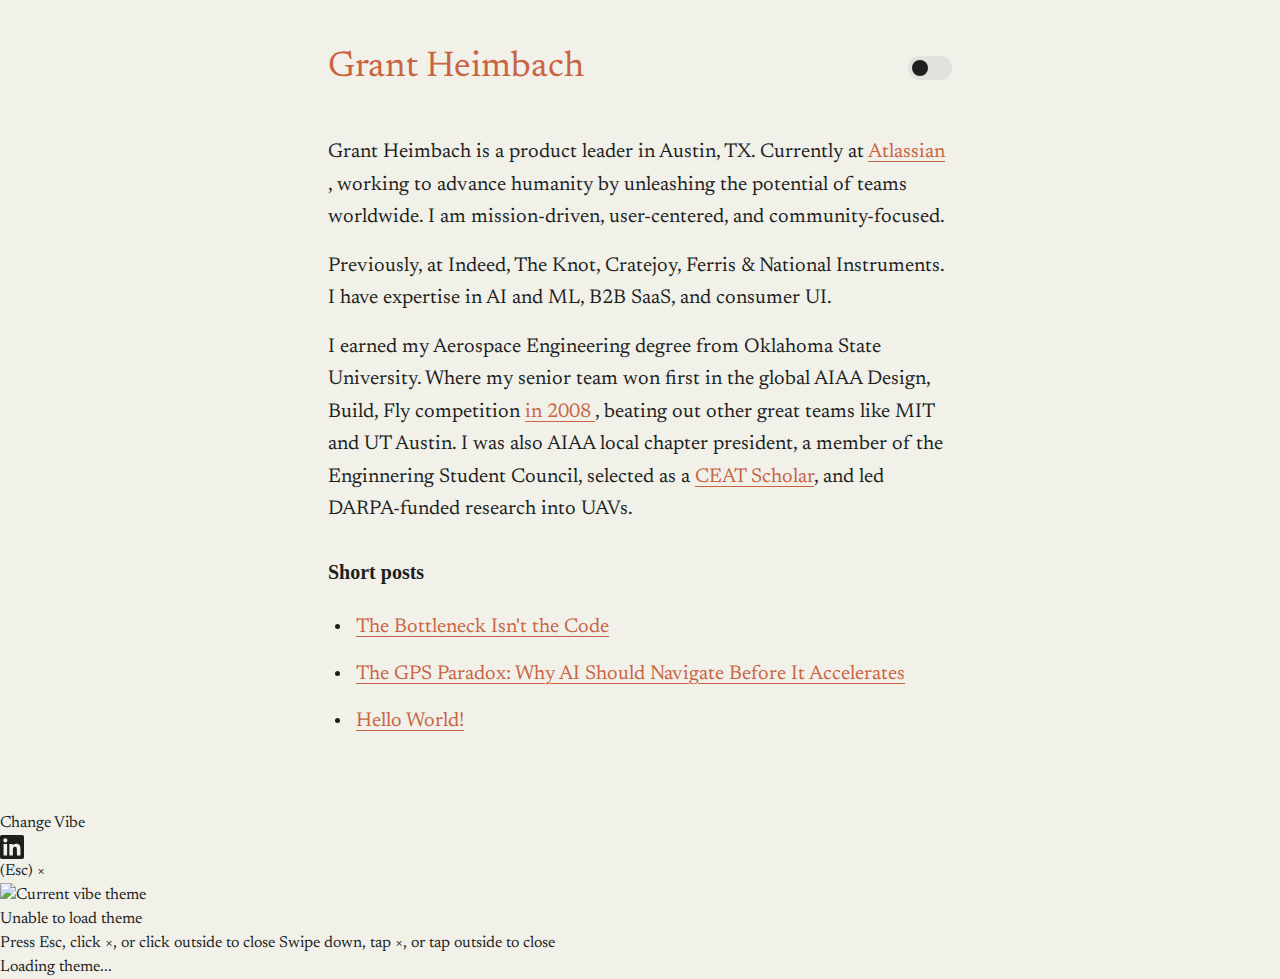
<file: index.html>
<!DOCTYPE html>
<html lang="en">
<head>
    <meta charset="UTF-8">
    <meta name="viewport" content="width=device-width, initial-scale=1.0">
    
    <!-- Performance & Security -->
    <meta http-equiv="X-UA-Compatible" content="IE=edge">
    <meta name="referrer" content="strict-origin-when-cross-origin">
    <meta http-equiv="Cache-Control" content="public, max-age=31536000, immutable">
    <meta http-equiv="Expires" content="1 year">
    <title>Grant Heimbach</title>
    <meta name="description" content="Product leader in Austin, TX exploring AI tools in product management. Sharing practical insights from real-world experiments with AI-assisted research, content creation, and decision support." />
    <meta name="author" content="Grant Heimbach" />
    
    <!-- Open Graph / Facebook -->
    <meta property="og:type" content="website">
    <meta property="og:url" content="https://grantheimbach.com/">
    <meta property="og:title" content="Grant Heimbach - Product Leader & AI Experimenter">
    <meta property="og:description" content="Product leader in Austin, TX exploring AI tools in product management. Sharing practical insights from real-world experiments with AI-assisted research, content creation, and decision support.">
    <meta property="og:site_name" content="Grant Heimbach">
    
    <!-- Twitter -->
    <meta property="twitter:card" content="summary_large_image">
    <meta property="twitter:url" content="https://grantheimbach.com/">
    <meta property="twitter:title" content="Grant Heimbach - Product Leader & AI Experimenter">
    <meta property="twitter:description" content="Product leader in Austin, TX exploring AI tools in product management. Sharing practical insights from real-world experiments with AI-assisted research, content creation, and decision support.">
    
    <!-- Canonical URL -->
    <link rel="canonical" href="https://grantheimbach.com/">
    
    <!-- Optimized Favicon (SVG-first approach) -->
    <link rel="icon" href="favicon.svg" type="image/svg+xml">
    <meta name="theme-color" content="#a84d2b">
    <link rel="manifest" href="site.webmanifest">
    
    <!-- Preload critical resources for faster loading -->
    <link rel="preload" href="style.css" as="style">
    <link rel="preload" href="js/core.js" as="script">
    <link rel="preload" href="css/variables.css" as="style">
    
    <!-- Preload first vibe theme image for instant Change Vibe button response -->
    <link rel="preload" href="vibe-themes/images/desert-pinon.jpg" as="image">
    
    <!-- Self-hosted font optimization -->
    <link rel="preload" href="fonts/newsreader-400.woff2" as="font" type="font/woff2" crossorigin>
    <link rel="preload" href="fonts/newsreader-600.woff2" as="font" type="font/woff2" crossorigin>
    <link rel="stylesheet" href="fonts/newsreader.css">
    
    <!-- Critical CSS for above-the-fold content -->
    <style>
    /* Critical styles for immediate render - CSS variables now centralized in css/variables.css */
    body { 
      margin: 0; 
      font-family: "Newsreader", Georgia, serif; 
      background-color: hsl(var(--background)); 
      color: hsl(var(--foreground));
      font-display: swap;
    }
    .min-h-screen { min-height: 100vh; }
    .max-w-2xl { max-width: 42rem; }
    .mx-auto { margin-left: auto; margin-right: auto; }
    .px-6 { padding-left: 1.5rem; padding-right: 1.5rem; }
    .py-8 { padding-top: 2rem; padding-bottom: 2rem; }
    .flex { display: flex; }
    .items-center { align-items: center; }
    .justify-between { justify-content: space-between; }
    .justify-center { justify-content: center; }
    .text-3xl { font-size: 1.875rem; line-height: 2.25rem; }
    .font-serif { font-family: "Newsreader", Georgia, serif; }
    .text-foreground { color: hsl(var(--foreground)); }
    .academic-link { color: var(--link); text-decoration: underline; }
    .skip-link { position: absolute; top: -40px; left: 6px; background: hsl(var(--foreground)); color: hsl(var(--background)); padding: 8px 16px; z-index: 1000; }
    .skip-link:focus { top: 6px; }
    
    /* Loading state for better perceived performance */
    .loading-skeleton { 
      background: linear-gradient(90deg, hsl(var(--muted)) 25%, transparent 50%, hsl(var(--muted)) 75%); 
      background-size: 200% 100%; 
      animation: loading 1.5s infinite; 
    }
    @keyframes loading { 0% { background-position: 200% 0; } 100% { background-position: -200% 0; } }
    .loaded .loading-skeleton { display: none; }
    
    /* Theme toggle optimization */
    #theme-toggle { transition: none; }
    .loaded #theme-toggle { transition: all 0.2s ease; }
    
    @media (min-width: 640px) {
      .sm\:py-12 { padding-top: 3rem; padding-bottom: 3rem; }
      .sm\:text-4xl { font-size: 2.25rem; line-height: 2.5rem; }
    }
    </style>
    
    <!-- Load remaining CSS asynchronously -->
    <link rel="stylesheet" href="style.css" media="print" onload="this.media='all'; this.onload=null;">
    <noscript><link rel="stylesheet" href="style.css"></noscript>
    
    <!-- Structured Data -->
    <script type="application/ld+json">
    {
      "@context": "https://schema.org",
      "@type": "Person",
      "name": "Grant Heimbach",
      "jobTitle": "Product Leader",
      "description": "Product leader in Austin, TX exploring AI tools in product management. Sharing practical insights from real-world experiments with AI-assisted research, content creation, and decision support.",
      "url": "https://grantheimbach.com/",
      "sameAs": [
        "https://www.linkedin.com/in/grantheimbach/"
      ],
      "worksFor": {
        "@type": "Organization",
        "name": "Atlassian"
      },
      "address": {
        "@type": "PostalAddress",
        "addressLocality": "Austin",
        "addressRegion": "TX",
        "addressCountry": "US"
      },
      "knowsAbout": [
        "Product Management",
        "Artificial Intelligence",
        "Machine Learning",
        "B2B SaaS",
        "Consumer UI",
        "AI Tools"
      ]
    }
    </script>
</head>
<body>
    <!-- Skip Links for Keyboard Navigation -->
    <a href="#main-content" class="skip-link">Skip to main content</a>
    
    <div id="root">
        <div class="min-h-screen bg-background">
            <div class="max-w-2xl mx-auto px-6 py-8 sm:py-12">
                
                <!-- Header with Name and Dark Mode Toggle -->
                <header class="flex items-center justify-between mb-8 sm:mb-12">
                    <h1 class="text-3xl sm:text-4xl font-serif text-foreground">
                        <a href="index.html" class="academic-link" style="text-decoration: none;">Grant Heimbach</a>
                    </h1>
                    
                    <!-- Dark Mode Toggle Button -->
                    <button
                        id="theme-toggle"
                        class="relative inline-flex h-6 w-11 items-center rounded-full bg-muted transition-colors duration-200 focus:outline-none focus:ring-2 focus:ring-ring focus:ring-offset-2"
                        aria-label="Toggle dark mode"
                        aria-checked="false"
                        role="switch"
                    >
                        <span id="toggle-slider" class="inline-block h-4 w-4 transform rounded-full bg-foreground transition duration-200 translate-x-1">
                        </span>
                    </button>
                </header>
                
                <!-- Bio Section -->
                <section id="main-content" class="content-section" role="main">
                    <div class="prose prose-lg max-w-none text-foreground leading-relaxed">
                        <div class="bio-content">
                            <p class="mb-4">
                                Grant Heimbach is a product leader in Austin, TX. Currently at 
                                <a href="https://www.atlassian.com/" target="_blank" rel="noopener noreferrer" class="academic-link">
                                    Atlassian
                                </a>, working to advance humanity by unleashing the potential of teams worldwide. I am mission-driven, user-centered, and community-focused.
                                <span class="bio-expanded">
                                    <span class="bio-break"></span>
                                    Previously, at Indeed, The Knot, Cratejoy, Ferris & National Instruments. 
                                    I have expertise in AI and ML, B2B SaaS, and consumer UI.
                                    <span class="bio-break"></span>
                                    I earned my Aerospace Engineering degree from Oklahoma State University. Where my senior team won first in the global AIAA Design, Build, Fly competition <a href="https://aiaa.org/wp-content/uploads/2024/12/2008-resultsa5b4551ff06346b7943b222987d281ea.pdf" target="_blank" rel="noopener noreferrer" class="academic-link"> in 2008 </a>, beating out other great teams like MIT and UT Austin. I was also AIAA local chapter president, a member of the Enginnering Student Council, selected as a <a href="https://ceat.okstate.edu/scholarships/scholar-programs/ceat-scholars-program.html" target="_blank" rel="noopener noreferrer" class="academic-link"> CEAT Scholar</a>, and led DARPA-funded research into UAVs.
                                </span>
                                <button class="bio-expand-btn" aria-label="Read more about Grant's background">...More</button>
                            </p>
                        </div>
                    </div>
                </section>

                <!-- Short Posts Section -->
                <section class="content-section" role="region" aria-labelledby="posts-heading">
                    <h2 id="posts-heading" class="text-xl font-serif mb-4 text-foreground">
                        Short posts
                    </h2>
                    <ul class="posts-list">
                        <li>
                            <a href="posts/the-bottleneck-isnt-the-code.html" class="academic-link">
                                The Bottleneck Isn't the Code
                            </a>
                        </li>
                        <li>
                            <a href="posts/ai-navigation-vs-acceleration.html" class="academic-link">
                                The GPS Paradox: Why AI Should Navigate Before It Accelerates
                            </a>
                        </li>
                        <li>
                            <a href="posts/hello-world.html" class="academic-link">
                                Hello World!
                            </a>
                        </li>
                    </ul>
                </section>
            </div>
            
            <!-- Footer -->
            <footer class="footer-container">
                <!-- Vibe Check Button (Top Priority) -->
                <button
                    id="vibe-check-btn"
                    class="vibe-check-button"
                    aria-label="Cycle through theme vibes"
                >
                    Change Vibe
                </button>
                
                <!-- LinkedIn Icon (Always Visible) -->
                <a
                    id="linkedin-icon"
                    href="https://www.linkedin.com/in/grantheimbach/"
                    target="_blank"
                    rel="noopener noreferrer"
                    class="linkedin-link"
                    aria-label="LinkedIn Profile"
                >
                    <svg class="w-6 h-6" fill="currentColor" viewBox="0 0 24 24">
                        <path d="M20.447 20.452h-3.554v-5.569c0-1.328-.027-3.037-1.852-3.037-1.853 0-2.136 1.445-2.136 2.939v5.667H9.351V9h3.414v1.561h.046c.477-.9 1.637-1.85 3.37-1.85 3.601 0 4.267 2.37 4.267 5.455v6.286zM5.337 7.433c-1.144 0-2.063-.926-2.063-2.065 0-1.138.92-2.063 2.063-2.063 1.14 0 2.064.925 2.064 2.063 0 1.139-.925 2.065-2.064 2.065zm1.782 13.019H3.555V9h3.564v11.452zM22.225 0H1.771C.792 0 0 .774 0 1.729v20.542C0 23.227.792 24 1.771 24h20.451C23.2 24 24 23.227 24 22.271V1.729C24 .774 23.2 0 22.222 0h.003z"/>
                    </svg>
                </a>
            </footer>
            
            <!-- Slide-up Theme Panel (Hidden by default) -->
            <div id="vibe-panel" class="vibe-panel is-hidden">
                <div class="vibe-panel-content">
                    <div class="vibe-panel-handle" aria-hidden="true"></div>
                    <div class="vibe-panel-header">
                        <span class="vibe-panel-esc-hint">(Esc)</span>
                        <button id="vibe-panel-close" class="vibe-panel-close" aria-label="Close theme panel. Also works with Escape key, swipe down on mobile, or clicking outside">×</button>
                    </div>
                    <div id="vibe-title" class="vibe-title"></div>
                    <img id="vibe-image" class="vibe-image" alt="Current vibe theme" loading="lazy" decoding="async" />
                    <div id="vibe-error" class="vibe-error is-hidden">Unable to load theme</div>
                    <div id="vibe-help" class="vibe-help">
                        <span class="vibe-help-desktop">Press Esc, click ×, or click outside to close</span>
                        <span class="vibe-help-mobile">Swipe down, tap ×, or tap outside to close</span>
                    </div>
                </div>
            </div>
            
            <!-- Panel Backdrop -->
            <div id="vibe-backdrop" class="vibe-backdrop is-hidden"></div>
            
            <!-- ARIA Live Region for Screen Reader Announcements -->
            <div id="sr-announcements" class="sr-only" aria-live="polite" aria-atomic="true"></div>
            
            <!-- Global Loading Indicator -->
            <div id="global-loading" class="global-loading is-hidden" aria-hidden="true">
                <div class="global-loading-spinner"></div>
                <span class="global-loading-text">Loading theme...</span>
            </div>
        </div>
    </div>
    
    <script src="js/core.js" defer></script>
</body>
</html>
</file>
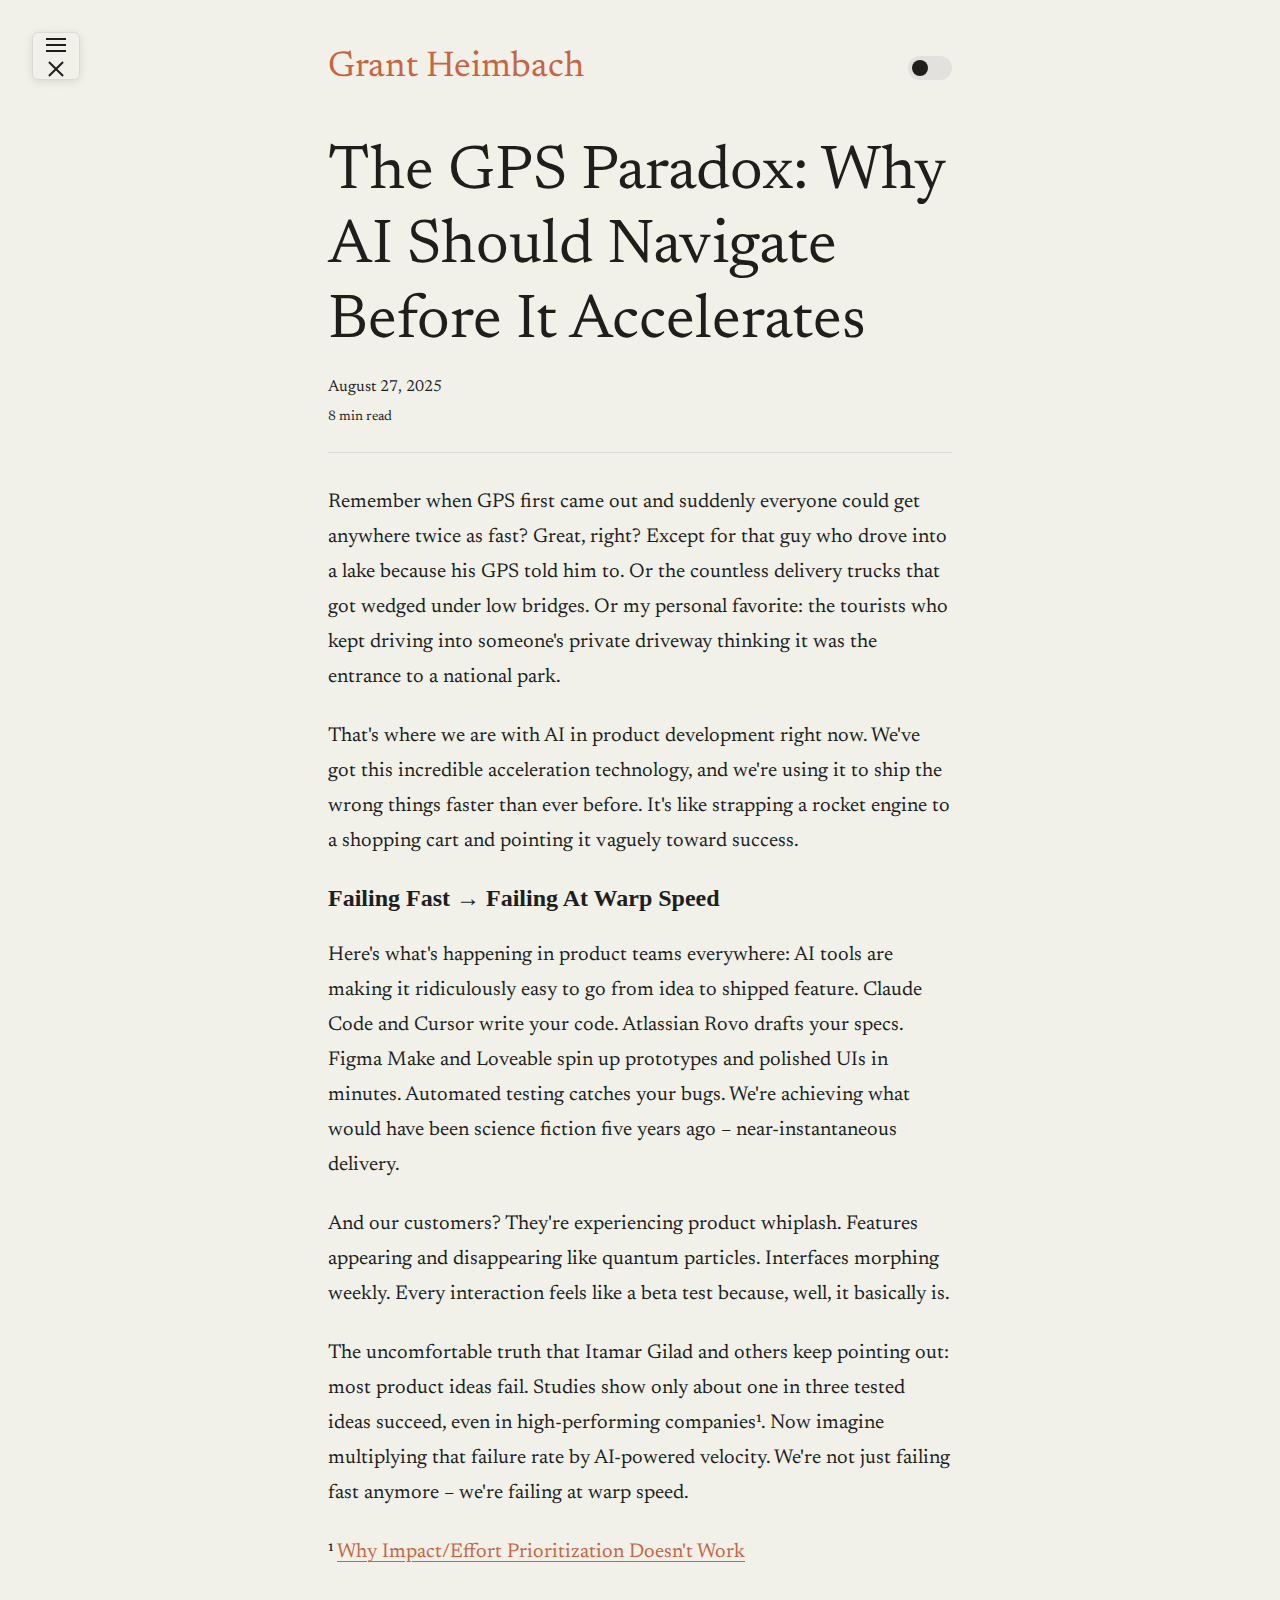
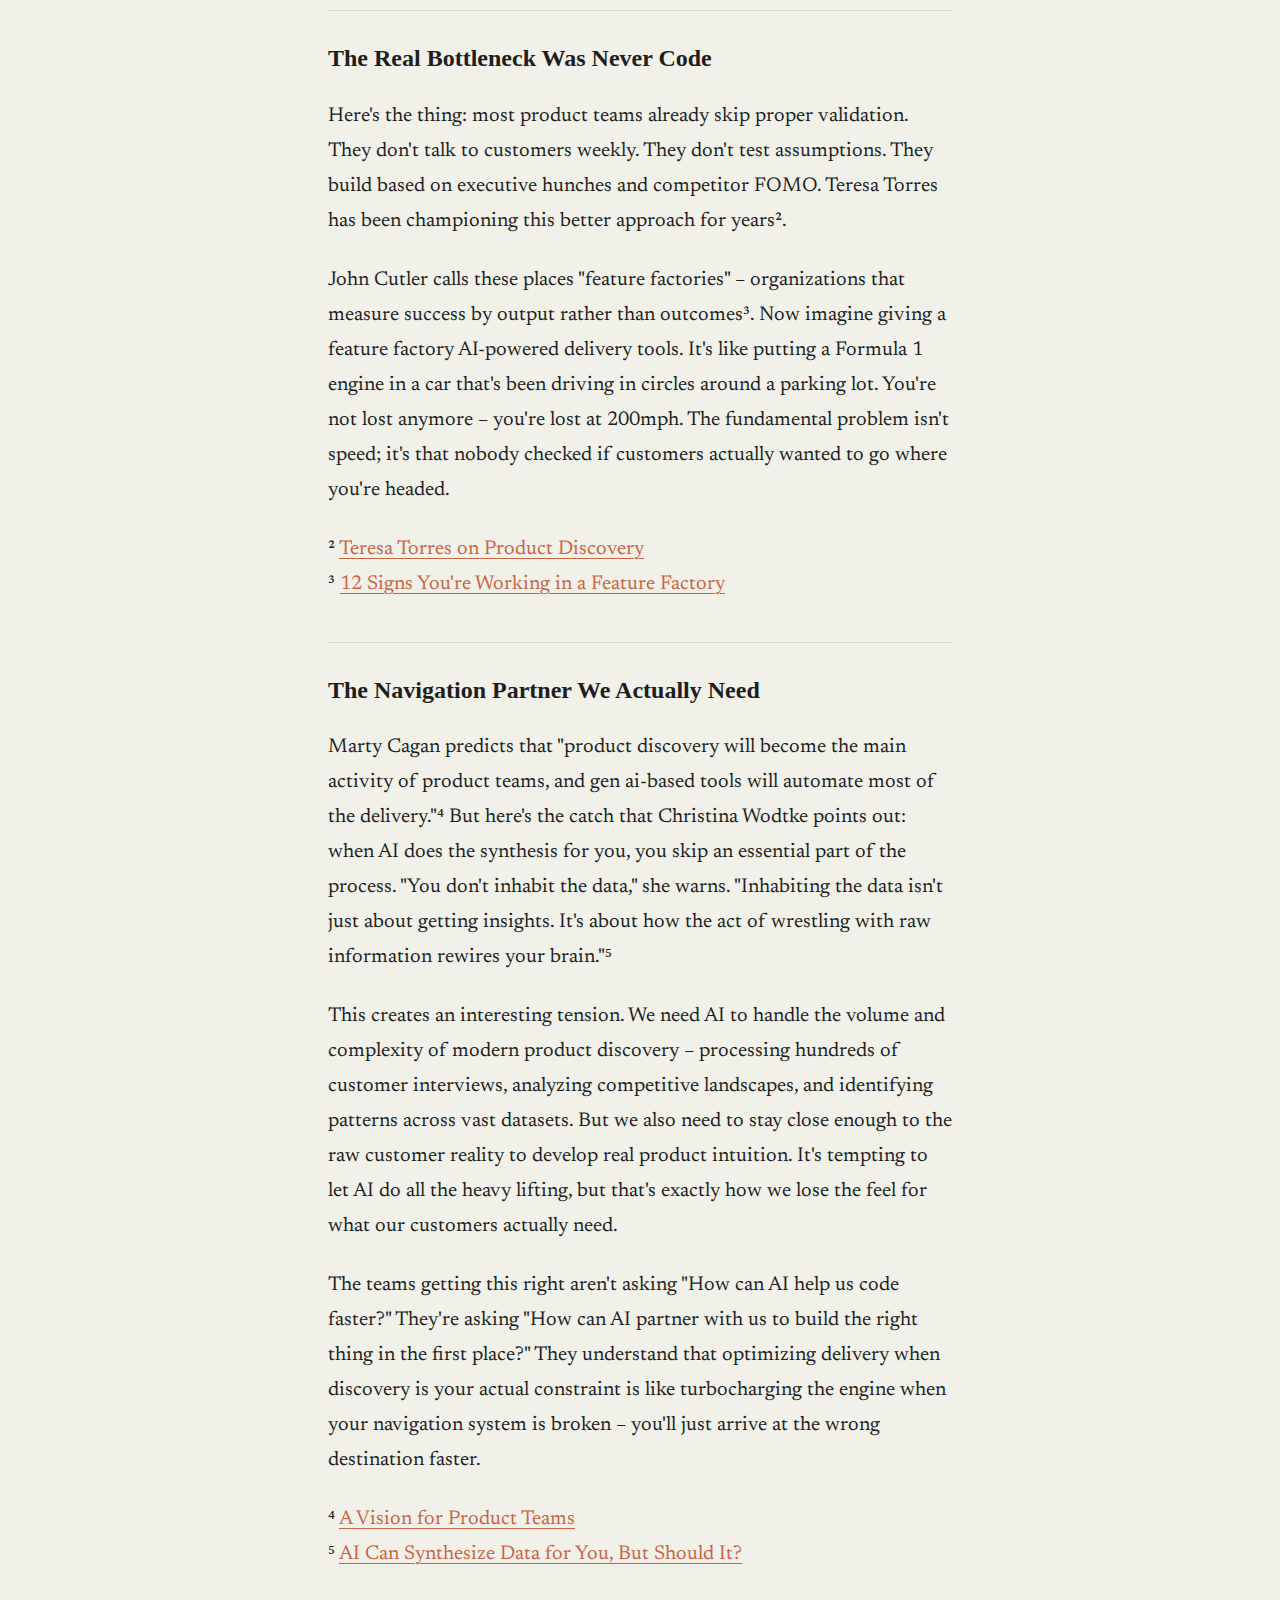
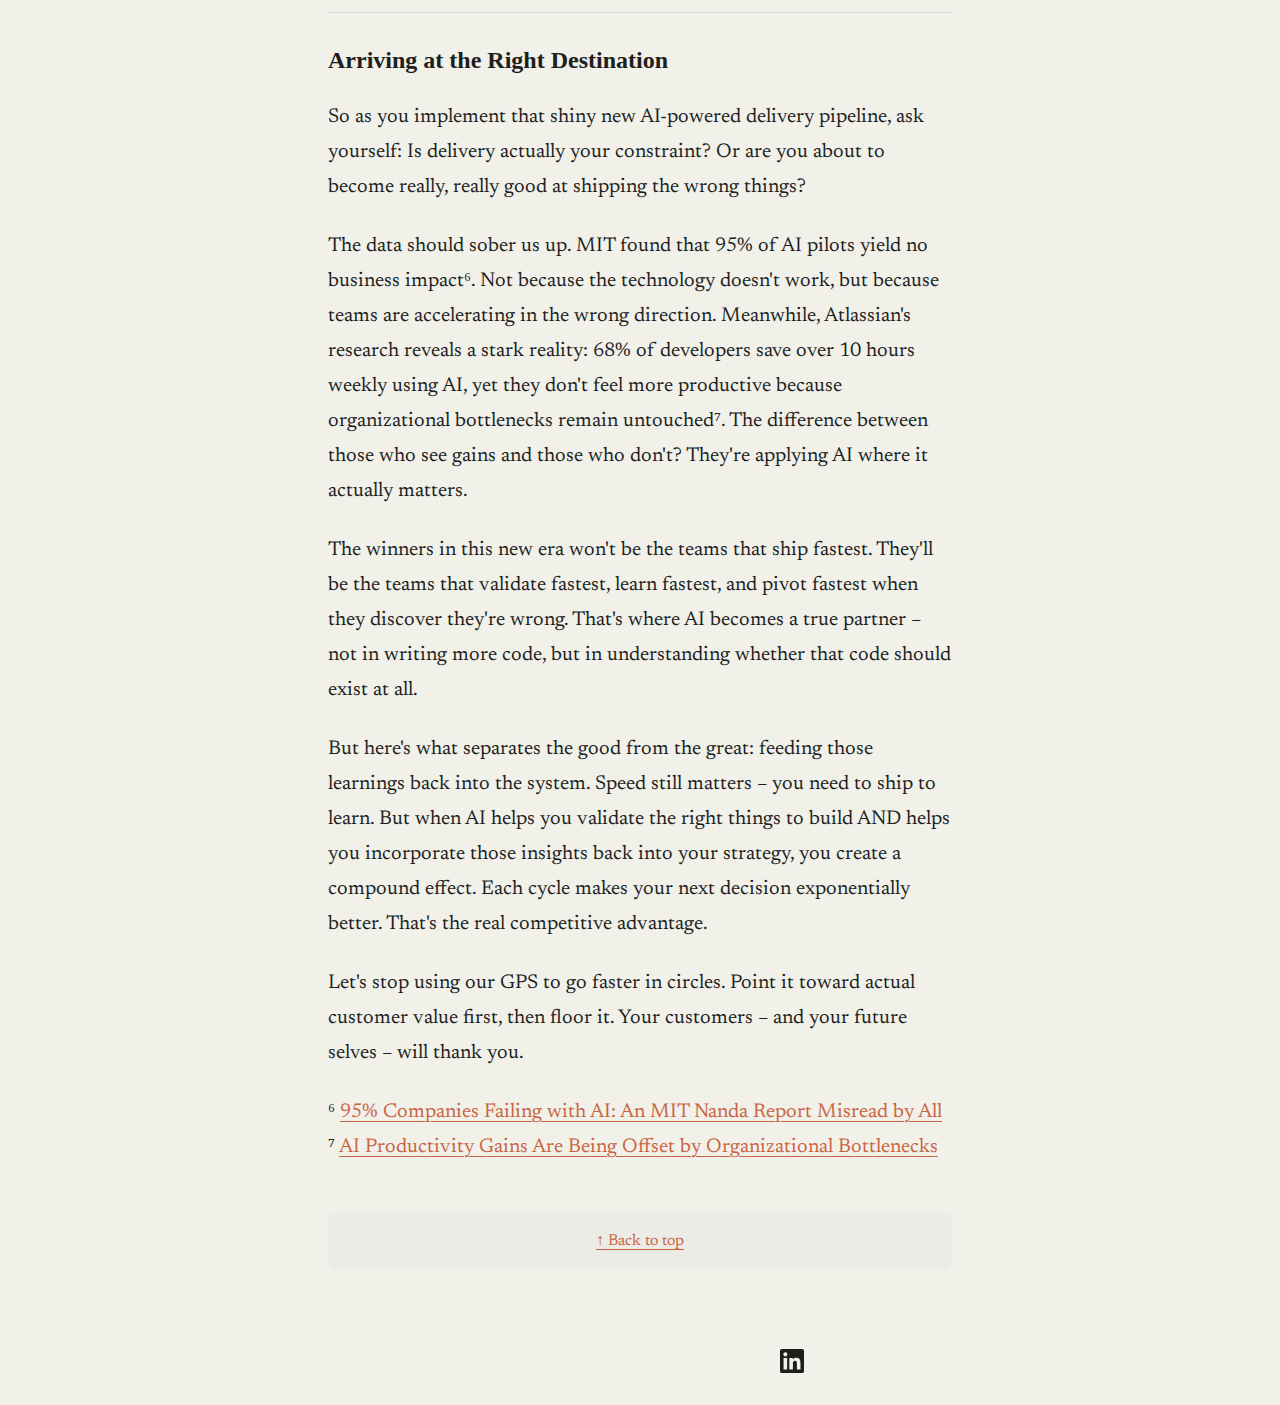
<file: posts/ai-navigation-vs-acceleration.html>
<!DOCTYPE html>
<html lang="en">
<head>
    <meta charset="UTF-8">
    <meta name="viewport" content="width=device-width, initial-scale=1.0">
    
    <!-- Performance & Security -->
    <meta http-equiv="X-UA-Compatible" content="IE=edge">
    <meta name="referrer" content="strict-origin-when-cross-origin">
    <title>The GPS Paradox: Why AI Should Navigate Before It Accelerates - Grant Heimbach</title>
    <meta name="description" content="AI tools are accelerating product delivery, but teams need better navigation through discovery first. Learn why speed without direction leads to shipping the wrong things faster." />
    <meta name="author" content="Grant Heimbach" />
    
    <!-- Open Graph / Facebook -->
    <meta property="og:type" content="article">
    <meta property="og:url" content="https://atxgrant.github.io/personal-website/posts/ai-navigation-vs-acceleration.html">
    <meta property="og:title" content="The GPS Paradox: Why AI Should Navigate Before It Accelerates - Grant Heimbach">
    <meta property="og:description" content="AI tools are accelerating product delivery, but teams need better navigation through discovery first. Learn why speed without direction leads to shipping the wrong things faster.">
    <meta property="og:site_name" content="Grant Heimbach">
    <meta property="article:author" content="Grant Heimbach">
    <meta property="article:published_time" content="2025-08-27T00:00:00Z">
    
    <!-- Twitter -->
    <meta property="twitter:card" content="summary_large_image">
    <meta property="twitter:url" content="https://atxgrant.github.io/personal-website/posts/ai-navigation-vs-acceleration.html">
    <meta property="twitter:title" content="The GPS Paradox: Why AI Should Navigate Before It Accelerates - Grant Heimbach">
    <meta property="twitter:description" content="AI tools are accelerating product delivery, but teams need better navigation through discovery first. Learn why speed without direction leads to shipping the wrong things faster.">
    
    <!-- Canonical URL -->
    <link rel="canonical" href="https://atxgrant.github.io/personal-website/posts/ai-navigation-vs-acceleration.html">
    
    <!-- Optimized Favicon (SVG-first approach) -->
    <link rel="icon" href="../favicon.svg" type="image/svg+xml">
    <meta name="theme-color" content="#a84d2b">
    
    <!-- Preload critical resources for better performance -->
    <link rel="preload" href="../style.css" as="style">
    <link rel="preload" href="../js/core.js" as="script">
    <link rel="preload" href="../js/toc.js" as="script">
    
    <!-- Self-hosted font optimization -->
    <link rel="preload" href="../fonts/newsreader-400.woff2" as="font" type="font/woff2" crossorigin>
    <link rel="preload" href="../fonts/newsreader-600.woff2" as="font" type="font/woff2" crossorigin>
    <link rel="stylesheet" href="../fonts/newsreader.css">
    
    
    <!-- Critical CSS for above-the-fold content -->
    <style>
    /* Critical styles for immediate render - CSS variables now centralized in ../css/variables.css */
    body { 
      margin: 0; 
      font-family: "Newsreader", Georgia, serif; 
      background-color: hsl(var(--background)); 
      color: hsl(var(--foreground));
      font-display: swap;
      line-height: 24px; /* CRITICAL: Match full CSS to prevent CLS */
    }
    .min-h-screen { min-height: 100vh; }
    .max-w-2xl { max-width: 42rem; }
    .mx-auto { margin-left: auto; margin-right: auto; }
    .px-6 { padding-left: 1.5rem; padding-right: 1.5rem; }
    .py-8 { padding-top: 2rem; padding-bottom: 2rem; }
    .flex { display: flex; }
    .items-center { align-items: center; }
    .justify-between { justify-content: space-between; }
    .flex-grow { flex-grow: 1; }
    .gap-3 { gap: 0.75rem; }
    .mb-8 { margin-bottom: 2rem; }
    .mb-4 { margin-bottom: 1rem; }
    .text-3xl { font-size: 1.875rem; line-height: 2.25rem; }
    .text-xl { font-size: 1.25rem; line-height: 1.75rem; }
    .font-serif { font-family: "Newsreader", Georgia, serif; }
    .text-foreground { color: hsl(var(--foreground)); }
    .academic-link { color: var(--link); text-decoration: underline; }
    .skip-link { position: absolute; top: -40px; left: 6px; background: hsl(var(--foreground)); color: hsl(var(--background)); padding: 8px 16px; z-index: 1000; }
    .skip-link:focus { top: 6px; }
    
    /* Post-specific critical styles */
    .post-meta { border-bottom: 1px solid hsl(var(--border)); padding-bottom: 1.5rem; margin-bottom: 2rem; }
    .post-content { font-size: 1.25rem; line-height: 1.75; color: hsl(var(--foreground)); max-width: 70ch; }
    
    @media (min-width: 640px) {
      .sm\:py-12 { padding-top: 3rem; padding-bottom: 3rem; }
      .sm\:text-4xl { font-size: 2.25rem; line-height: 2.5rem; }
      .sm\:mb-12 { margin-bottom: 3rem; }
    }
    @media (min-width: 768px) {
      .post-meta h1 { font-size: 3.875rem; }
    }
    </style>
    
    <!-- Load CSS synchronously to prevent CLS -->
    <link rel="stylesheet" href="../style.css">
    
    
    
    <!-- Structured Data -->
    <script type="application/ld+json">
    {
      "@context": "https://schema.org",
      "@type": "BlogPosting",
      "headline": "The GPS Paradox: Why AI Should Navigate Before It Accelerates",
      "description": "AI tools are accelerating product delivery, but teams need better navigation through discovery first. Learn why speed without direction leads to shipping the wrong things faster.",
      "author": {
        "@type": "Person",
        "name": "Grant Heimbach",
        "url": "https://atxgrant.github.io/personal-website/"
      },
      "publisher": {
        "@type": "Person",
        "name": "Grant Heimbach"
      },
      "datePublished": "2025-08-27T00:00:00Z",
      "dateModified": "2025-08-27T00:00:00Z",
      "url": "https://atxgrant.github.io/personal-website/posts/ai-navigation-vs-acceleration.html",
      "mainEntityOfPage": {
        "@type": "WebPage",
        "@id": "https://atxgrant.github.io/personal-website/posts/ai-navigation-vs-acceleration.html"
      },
      "keywords": "AI, product management, product discovery, product delivery, artificial intelligence, software development, feature factory, customer validation"
    }
    </script>
</head>
<body>
    <!-- Skip Links for Keyboard Navigation -->
    <a href="#main-content" class="skip-link">Skip to main content</a>
    <a href="#toc-panel" class="skip-link">Skip to table of contents</a>

    <!-- TOC Panel -->
    <nav id="toc-panel" class="toc-panel is-hidden" role="navigation" aria-label="Table of Contents">
        <div class="toc-header">
            <h3>Contents</h3>
        </div>
        <ul id="toc-list" class="toc-list">
            <!-- Auto-generated from post headings -->
        </ul>
    </nav>

    <!-- TOC Overlay for mobile -->
    <div id="toc-overlay" class="toc-overlay is-hidden"></div>

    <div id="root">
        <div id="top">
        <div class="min-h-screen bg-background">
            <div class="max-w-2xl mx-auto px-6 py-8 sm:py-12">
                
                <!-- Header with Name and Dark Mode Toggle -->
                <header class="post-header flex items-center mb-8 sm:mb-12">
                    <div class="text-3xl sm:text-4xl font-serif text-foreground flex-grow">
                        <a href="../index.html" class="academic-link" style="text-decoration: none;">Grant Heimbach</a>
                    </div>
                    
                    <div class="flex items-center gap-3">
                        <!-- TOC Toggle Button -->
                        <button id="toc-toggle" class="toc-toggle" aria-label="Toggle table of contents">
                            <span id="toc-hamburger" class="toc-icon">
                                <span class="hamburger-line"></span>
                                <span class="hamburger-line"></span>
                                <span class="hamburger-line"></span>
                            </span>
                            <span id="toc-close" class="toc-icon is-hidden">
                                <span class="close-line"></span>
                                <span class="close-line"></span>
                            </span>
                        </button>
                        
                        <!-- Dark Mode Toggle Button -->
                        <button
                            id="theme-toggle"
                            class="relative inline-flex h-6 w-11 items-center rounded-full bg-muted transition-colors duration-200 focus:outline-none focus:ring-2 focus:ring-ring focus:ring-offset-2"
                            aria-label="Toggle dark mode"
                            aria-checked="false"
                            role="switch"
                        >
                            <span id="toggle-slider" class="inline-block h-4 w-4 transform rounded-full bg-foreground transition duration-200 translate-x-1">

                            </span>
                        </button>
                    </div>
                </header>

                <!-- Post Title -->
                <div class="post-meta mb-8">
                    <h1 class="text-3xl sm:text-4xl font-serif text-foreground mb-4">The GPS Paradox: Why AI Should Navigate Before It Accelerates</h1>
                    <div class="text-sm text-muted-foreground">
                        <time datetime="2025-08-27">August 27, 2025</time>
                        <div class="reading-time">8 min read</div>
                    </div>
                </div>
                
                <!-- Post Content -->
                <article id="main-content" class="post-content" role="main">
                    <p>Remember when GPS first came out and suddenly everyone could get anywhere twice as fast? Great, right? Except for that guy who drove into a lake because his GPS told him to. Or the countless delivery trucks that got wedged under low bridges. Or my personal favorite: the tourists who kept driving into someone's private driveway thinking it was the entrance to a national park.</p>

<p>That's where we are with AI in product development right now. We've got this incredible acceleration technology, and we're using it to ship the wrong things faster than ever before. It's like strapping a rocket engine to a shopping cart and pointing it vaguely toward success.</p>

<h2>Failing Fast → Failing At Warp Speed</h2>

<p>Here's what's happening in product teams everywhere: AI tools are making it ridiculously easy to go from idea to shipped feature. Claude Code and Cursor write your code. Atlassian Rovo drafts your specs. Figma Make and Loveable spin up prototypes and polished UIs in minutes. Automated testing catches your bugs. We're achieving what would have been science fiction five years ago – near-instantaneous delivery.</p>

<p>And our customers? They're experiencing product whiplash. Features appearing and disappearing like quantum particles. Interfaces morphing weekly. Every interaction feels like a beta test because, well, it basically is.</p>

<p>The uncomfortable truth that Itamar Gilad and others keep pointing out: most product ideas fail. Studies show only about one in three tested ideas succeed, even in high-performing companies¹. Now imagine multiplying that failure rate by AI-powered velocity. We're not just failing fast anymore – we're failing at warp speed.</p>

<p>¹ <a href="https://itamargilad.com/why-impact-effort-prioritization-doesnt-work/" class="academic-link">Why Impact/Effort Prioritization Doesn't Work</a></p>

<h2>The Real Bottleneck Was Never Code</h2>

<p>Here's the thing: most product teams already skip proper validation. They don't talk to customers weekly. They don't test assumptions. They build based on executive hunches and competitor FOMO. Teresa Torres has been championing this better approach for years².</p>

<p>John Cutler calls these places "feature factories" – organizations that measure success by output rather than outcomes³. Now imagine giving a feature factory AI-powered delivery tools. It's like putting a Formula 1 engine in a car that's been driving in circles around a parking lot. You're not lost anymore – you're lost at 200mph. The fundamental problem isn't speed; it's that nobody checked if customers actually wanted to go where you're headed.</p>

<p>² <a href="https://www.producttalk.org/2021/08/product-discovery/" class="academic-link">Teresa Torres on Product Discovery</a><br>
³ <a href="https://cutle.fish/blog/12-signs-youre-working-in-a-feature-factory" class="academic-link">12 Signs You're Working in a Feature Factory</a></p>

<h2>The Navigation Partner We Actually Need</h2>

<p>Marty Cagan predicts that "product discovery will become the main activity of product teams, and gen ai-based tools will automate most of the delivery."⁴ But here's the catch that Christina Wodtke points out: when AI does the synthesis for you, you skip an essential part of the process. "You don't inhabit the data," she warns. "Inhabiting the data isn't just about getting insights. It's about how the act of wrestling with raw information rewires your brain."⁵</p>

<p>This creates an interesting tension. We need AI to handle the volume and complexity of modern product discovery – processing hundreds of customer interviews, analyzing competitive landscapes, and identifying patterns across vast datasets. But we also need to stay close enough to the raw customer reality to develop real product intuition. It's tempting to let AI do all the heavy lifting, but that's exactly how we lose the feel for what our customers actually need.</p>

<p>The teams getting this right aren't asking "How can AI help us code faster?" They're asking "How can AI partner with us to build the right thing in the first place?" They understand that optimizing delivery when discovery is your actual constraint is like turbocharging the engine when your navigation system is broken – you'll just arrive at the wrong destination faster.</p>

<p>⁴ <a href="https://www.svpg.com/a-vision-for-product-teams/" class="academic-link">A Vision for Product Teams</a><br>
⁵ <a href="https://cwodtke.com/ai-can-synthesize-data-for-you-but-should-it/" class="academic-link">AI Can Synthesize Data for You, But Should It?</a></p>

<h2>Arriving at the Right Destination</h2>

<p>So as you implement that shiny new AI-powered delivery pipeline, ask yourself: Is delivery actually your constraint? Or are you about to become really, really good at shipping the wrong things?</p>

<p>The data should sober us up. MIT found that 95% of AI pilots yield no business impact⁶. Not because the technology doesn't work, but because teams are accelerating in the wrong direction. Meanwhile, Atlassian's research reveals a stark reality: 68% of developers save over 10 hours weekly using AI, yet they don't feel more productive because organizational bottlenecks remain untouched⁷. The difference between those who see gains and those who don't? They're applying AI where it actually matters.</p>

<p>The winners in this new era won't be the teams that ship fastest. They'll be the teams that validate fastest, learn fastest, and pivot fastest when they discover they're wrong. That's where AI becomes a true partner – not in writing more code, but in understanding whether that code should exist at all.</p>

<p>But here's what separates the good from the great: feeding those learnings back into the system. Speed still matters – you need to ship to learn. But when AI helps you validate the right things to build AND helps you incorporate those insights back into your strategy, you create a compound effect. Each cycle makes your next decision exponentially better. That's the real competitive advantage.</p>

<p>Let's stop using our GPS to go faster in circles. Point it toward actual customer value first, then floor it. Your customers – and your future selves – will thank you.</p>

<p>⁶ <a href="https://www.sify.com/ai-analytics/95-companies-failing-with-ai-an-mit-nanda-report-misread-by-all/" class="academic-link">95% Companies Failing with AI: An MIT Nanda Report Misread by All</a><br>
⁷ <a href="https://leaddev.com/velocity/ai-productivity-gains-are-being-offset-by-organizational-bottlenecks" class="academic-link">AI Productivity Gains Are Being Offset by Organizational Bottlenecks</a></p>
                </article>

                <!-- Post Navigation -->
                <nav class="post-navigation" role="navigation" aria-label="Post navigation">
                    <a href="#top" class="academic-link">&uarr; Back to top</a>
                </nav>
            </div>
            
            <!-- Footer -->
            <footer class="flex justify-center py-8">
                <a
                    href="https://www.linkedin.com/in/grantheimbach/"
                    target="_blank"
                    rel="noopener noreferrer"
                    class="text-muted-foreground hover:text-link transition-colors duration-200"
                    aria-label="LinkedIn Profile"
                >
                    <svg class="w-6 h-6" fill="currentColor" viewBox="0 0 24 24">
                        <path d="M20.447 20.452h-3.554v-5.569c0-1.328-.027-3.037-1.852-3.037-1.853 0-2.136 1.445-2.136 2.939v5.667H9.351V9h3.414v1.561h.046c.477-.9 1.637-1.85 3.37-1.85 3.601 0 4.267 2.37 4.267 5.455v6.286zM5.337 7.433c-1.144 0-2.063-.926-2.063-2.065 0-1.138.92-2.063 2.063-2.063 1.14 0 2.064.925 2.064 2.063 0 1.139-.925 2.065-2.064 2.065zm1.782 13.019H3.555V9h3.564v11.452zM22.225 0H1.771C.792 0 0 .774 0 1.729v20.542C0 23.227.792 24 1.771 24h20.451C23.2 24 24 23.227 24 22.271V1.729C24 .774 23.2 0 22.222 0h.003z"/>
                    </svg>
                </a>
            </footer>
        </div>
        </div>
    </div>
    
    <!-- Performance optimized: Load core.js first (contains initialization), then TOC.js -->
    <script src="../js/core.js" defer></script>
    <script src="../js/toc.js" defer></script>
</body>
</html>
</file>
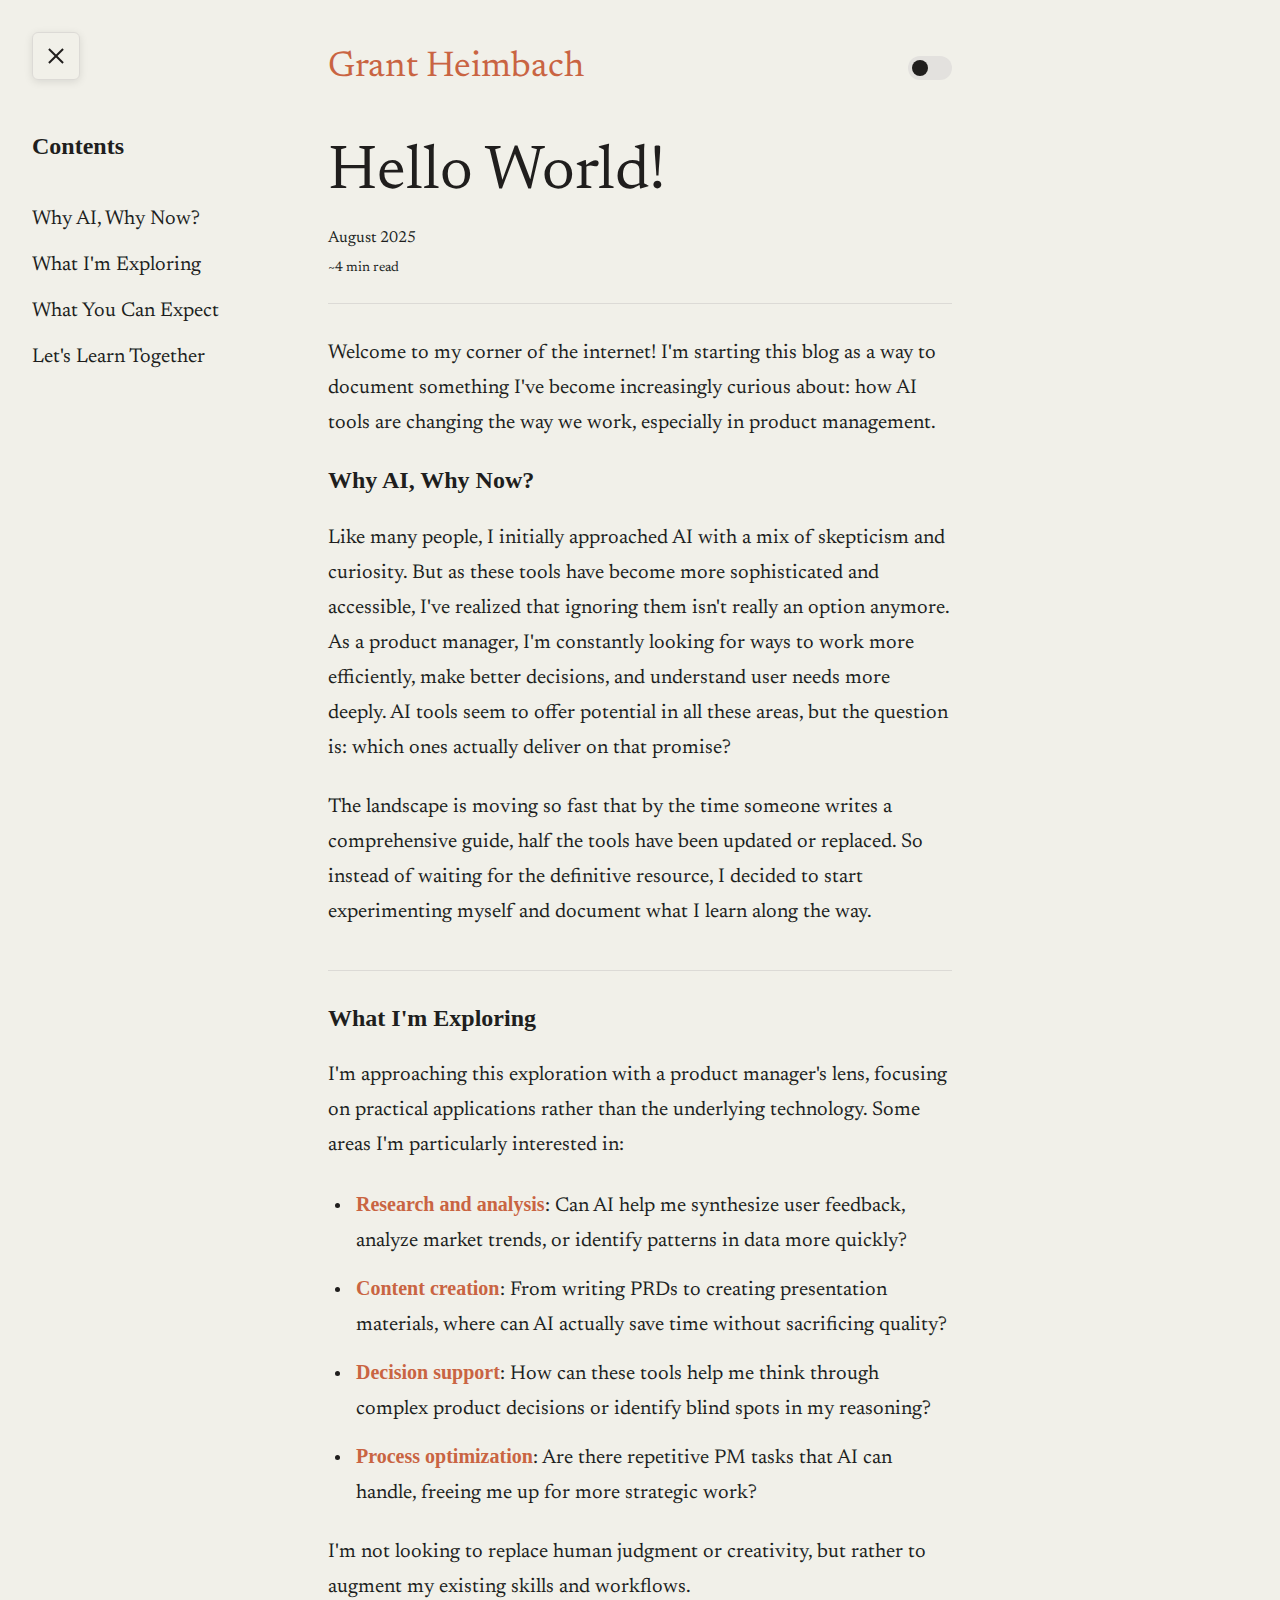
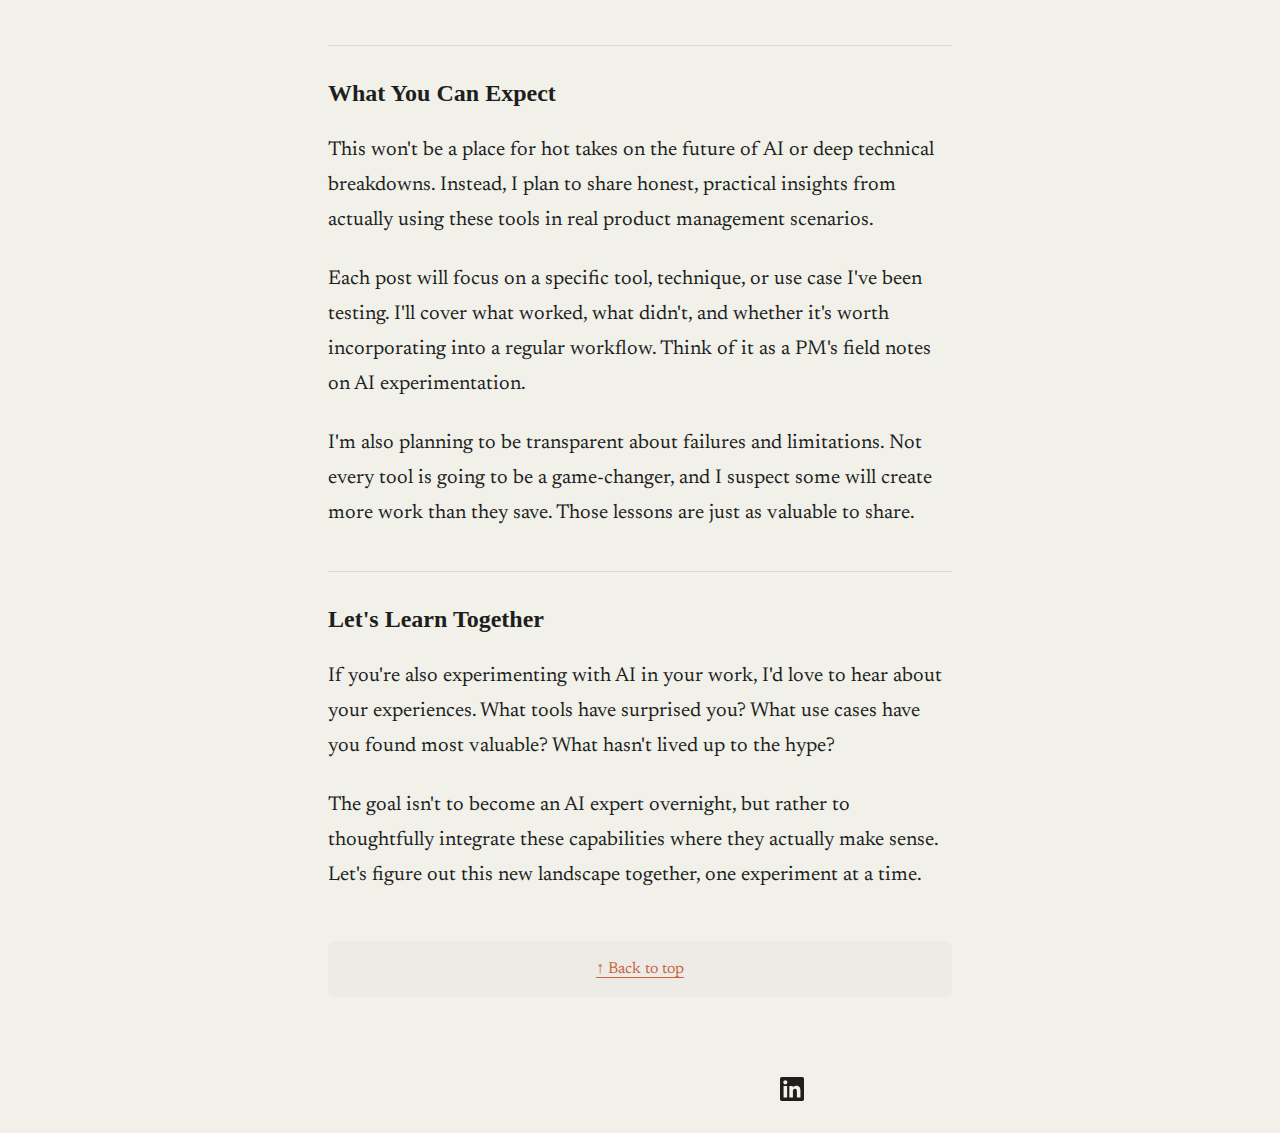
<file: posts/hello-world.html>
<!DOCTYPE html>
<html lang="en">
<head>
    <meta charset="UTF-8">
    <meta name="viewport" content="width=device-width, initial-scale=1.0">
    
    <!-- Performance & Security -->
    <meta http-equiv="X-UA-Compatible" content="IE=edge">
    <meta name="referrer" content="strict-origin-when-cross-origin">
    <title>Hello World! - Grant Heimbach</title>
    <meta name="description" content="Welcome to my AI experimentation journey! I'm documenting how AI tools are changing product management work, focusing on practical applications and honest assessments." />
    <meta name="author" content="Grant Heimbach" />
    
    <!-- Open Graph / Facebook -->
    <meta property="og:type" content="article">
    <meta property="og:url" content="https://atxgrant.github.io/personal-website/posts/hello-world.html">
    <meta property="og:title" content="Hello World! Starting My AI Journey in Product Management">
    <meta property="og:description" content="Welcome to my AI experimentation journey! I'm documenting how AI tools are changing product management work, focusing on practical applications and honest assessments.">
    <meta property="og:site_name" content="Grant Heimbach">
    <meta property="article:author" content="Grant Heimbach">
    <meta property="article:published_time" content="2025-08-02T00:00:00Z">
    
    <!-- Twitter -->
    <meta property="twitter:card" content="summary_large_image">
    <meta property="twitter:url" content="https://atxgrant.github.io/personal-website/posts/hello-world.html">
    <meta property="twitter:title" content="Hello World! Starting My AI Journey in Product Management">
    <meta property="twitter:description" content="Welcome to my AI experimentation journey! I'm documenting how AI tools are changing product management work, focusing on practical applications and honest assessments.">
    
    <!-- Canonical URL -->
    <link rel="canonical" href="https://atxgrant.github.io/personal-website/posts/hello-world.html">
    
    <!-- Optimized Favicon (SVG-first approach) -->
    <link rel="icon" href="../favicon.svg" type="image/svg+xml">
    <meta name="theme-color" content="#a84d2b">
    
    <!-- Self-hosted font optimization -->
    <link rel="preload" href="../fonts/newsreader-400.woff2" as="font" type="font/woff2" crossorigin>
    <link rel="preload" href="../fonts/newsreader-600.woff2" as="font" type="font/woff2" crossorigin>
    <link rel="stylesheet" href="../fonts/newsreader.css">
    
    <!-- Critical CSS for above-the-fold content -->
    <style>
    /* Critical styles for immediate render */
    :root {
      --background: 49 22% 93%;
      --foreground: 20 5% 12%;
      --link: #a84d2b;
      --muted: 43 8% 88%;
      --ring: 25 25% 25%;
      --border: 43 8% 85%;
    }
    .dark {
      --background: 25 15% 8%;
      --foreground: 43 20% 90%;
      --link: #a84d2b;
      --muted: 25 12% 15%;
      --border: 25 12% 20%;
    }
    body { 
      margin: 0; 
      font-family: "Newsreader", Georgia, serif; 
      background-color: hsl(var(--background)); 
      color: hsl(var(--foreground));
      font-display: swap;
    }
    .min-h-screen { min-height: 100vh; }
    .max-w-2xl { max-width: 42rem; }
    .mx-auto { margin-left: auto; margin-right: auto; }
    .px-6 { padding-left: 1.5rem; padding-right: 1.5rem; }
    .py-8 { padding-top: 2rem; padding-bottom: 2rem; }
    .flex { display: flex; }
    .items-center { align-items: center; }
    .justify-between { justify-content: space-between; }
    .flex-grow { flex-grow: 1; }
    .gap-3 { gap: 0.75rem; }
    .mb-8 { margin-bottom: 2rem; }
    .mb-4 { margin-bottom: 1rem; }
    .text-3xl { font-size: 1.875rem; line-height: 2.25rem; }
    .text-xl { font-size: 1.25rem; line-height: 1.75rem; }
    .font-serif { font-family: "Newsreader", Georgia, serif; }
    .text-foreground { color: hsl(var(--foreground)); }
    .academic-link { color: var(--link); text-decoration: underline; }
    .skip-link { position: absolute; top: -40px; left: 6px; background: hsl(var(--foreground)); color: hsl(var(--background)); padding: 8px 16px; z-index: 1000; }
    .skip-link:focus { top: 6px; }
    
    /* Post-specific critical styles */
    .post-meta { border-bottom: 1px solid hsl(var(--border)); padding-bottom: 1.5rem; margin-bottom: 2rem; }
    .post-content { font-size: 1.25rem; line-height: 1.75; color: hsl(var(--foreground)); max-width: 70ch; }
    
    @media (min-width: 640px) {
      .sm\:py-12 { padding-top: 3rem; padding-bottom: 3rem; }
      .sm\:text-4xl { font-size: 2.25rem; line-height: 2.5rem; }
      .sm\:mb-12 { margin-bottom: 3rem; }
    }
    @media (min-width: 768px) {
      .post-meta h1 { font-size: 3.875rem; }
    }
    </style>
    
    <!-- Load remaining CSS asynchronously -->
    <link rel="stylesheet" href="../style.css" media="print" onload="this.media='all'; this.onload=null;">
    <noscript><link rel="stylesheet" href="../style.css"></noscript>
    
    <!-- Structured Data -->
    <script type="application/ld+json">
    {
      "@context": "https://schema.org",
      "@type": "BlogPosting",
      "headline": "Hello World! Starting My AI Journey in Product Management",
      "description": "Welcome to my AI experimentation journey! I'm documenting how AI tools are changing product management work, focusing on practical applications and honest assessments.",
      "author": {
        "@type": "Person",
        "name": "Grant Heimbach",
        "url": "https://atxgrant.github.io/personal-website/"
      },
      "publisher": {
        "@type": "Person",
        "name": "Grant Heimbach"
      },
      "datePublished": "2025-08-02T00:00:00Z",
      "dateModified": "2025-08-02T00:00:00Z",
      "url": "https://atxgrant.github.io/personal-website/posts/hello-world.html",
      "mainEntityOfPage": {
        "@type": "WebPage",
        "@id": "https://atxgrant.github.io/personal-website/posts/hello-world.html"
      },
      "keywords": [
        "AI tools",
        "Product Management",
        "Artificial Intelligence",
        "Experimentation",
        "Field Testing"
      ]
    }
    </script>
</head>
<body>
    <!-- Skip Links for Keyboard Navigation -->
    <a href="#main-content" class="skip-link">Skip to main content</a>
    <a href="#toc-panel" class="skip-link">Skip to table of contents</a>

    <!-- TOC Panel -->
    <nav id="toc-panel" class="toc-panel hidden" role="navigation" aria-label="Table of Contents">
        <div class="toc-header">
            <h3>Contents</h3>
        </div>
        <ul id="toc-list" class="toc-list"></ul>
    </nav>

    <!-- TOC Overlay for mobile -->
    <div id="toc-overlay" class="toc-overlay hidden"></div>

    <div id="root">
        <div id="top">
        <div class="min-h-screen bg-background">
            <div class="max-w-2xl mx-auto px-6 py-8 sm:py-12">
                
                <!-- Header with Name and Dark Mode Toggle -->
                <header class="post-header flex items-center mb-8 sm:mb-12">
                    <div class="text-3xl sm:text-4xl font-serif text-foreground flex-grow">
                        <a href="../index.html" class="academic-link" style="text-decoration: none;">Grant Heimbach</a>
                    </div>
                    
                    <div class="flex items-center gap-3">
                        <!-- TOC Toggle Button -->
                        <button id="toc-toggle" class="toc-toggle" aria-label="Toggle table of contents">
                            <span id="toc-hamburger" class="toc-icon">
                                <span class="hamburger-line"></span>
                                <span class="hamburger-line"></span>
                                <span class="hamburger-line"></span>
                            </span>
                            <span id="toc-close" class="toc-icon hidden">
                                <span class="close-line"></span>
                                <span class="close-line"></span>
                            </span>
                        </button>
                        
                        <!-- Dark Mode Toggle Button -->
                        <button id="theme-toggle" class="relative inline-flex h-6 w-11 items-center rounded-full bg-muted transition-colors duration-200 focus:outline-none focus:ring-2 focus:ring-ring focus:ring-offset-2" aria-label="Toggle dark mode" aria-checked="false" role="switch">
                            <span id="toggle-slider" class="inline-block h-4 w-4 transform rounded-full bg-foreground transition duration-200 translate-x-1">

                            </span>
                        </button>
                    </div>
                </header>

                <!-- Post Title -->
                <div class="post-meta mb-8">
                    <h1 class="text-3xl sm:text-4xl font-serif text-foreground mb-4">Hello World!</h1>
                    <div class="text-sm text-muted-foreground">
                        <time datetime="2025-08-02">August 2025</time>
                        <div class="reading-time">~4 min read</div>
                    </div>
                </div>
                
                <!-- Post Content -->
                <article id="main-content" class="post-content" role="main">
                
<p>Welcome to my corner of the internet! I'm starting this blog as a way to document something I've become increasingly curious about: how AI tools are changing the way we work, especially in product management.</p>

<h2>Why AI, Why Now?</h2>

<p>Like many people, I initially approached AI with a mix of skepticism and curiosity. But as these tools have become more sophisticated and accessible, I've realized that ignoring them isn't really an option anymore. As a product manager, I'm constantly looking for ways to work more efficiently, make better decisions, and understand user needs more deeply. AI tools seem to offer potential in all these areas, but the question is: which ones actually deliver on that promise?</p>

<p>The landscape is moving so fast that by the time someone writes a comprehensive guide, half the tools have been updated or replaced. So instead of waiting for the definitive resource, I decided to start experimenting myself and document what I learn along the way.</p>

<h2>What I'm Exploring</h2>

<p>I'm approaching this exploration with a product manager's lens, focusing on practical applications rather than the underlying technology. Some areas I'm particularly interested in:</p>

<ul>
    <li><strong>Research and analysis</strong>: Can AI help me synthesize user feedback, analyze market trends, or identify patterns in data more quickly?</li>
    <li><strong>Content creation</strong>: From writing PRDs to creating presentation materials, where can AI actually save time without sacrificing quality?</li>
    <li><strong>Decision support</strong>: How can these tools help me think through complex product decisions or identify blind spots in my reasoning?</li>
    <li><strong>Process optimization</strong>: Are there repetitive PM tasks that AI can handle, freeing me up for more strategic work?</li>
</ul>

<p>I'm not looking to replace human judgment or creativity, but rather to augment my existing skills and workflows.</p>

<h2>What You Can Expect</h2>

<p>This won't be a place for hot takes on the future of AI or deep technical breakdowns. Instead, I plan to share honest, practical insights from actually using these tools in real product management scenarios.</p>

<p>Each post will focus on a specific tool, technique, or use case I've been testing. I'll cover what worked, what didn't, and whether it's worth incorporating into a regular workflow. Think of it as a PM's field notes on AI experimentation.</p>

<p>I'm also planning to be transparent about failures and limitations. Not every tool is going to be a game-changer, and I suspect some will create more work than they save. Those lessons are just as valuable to share.</p>

<h2>Let's Learn Together</h2>

<p>If you're also experimenting with AI in your work, I'd love to hear about your experiences. What tools have surprised you? What use cases have you found most valuable? What hasn't lived up to the hype?</p>

<p>The goal isn't to become an AI expert overnight, but rather to thoughtfully integrate these capabilities where they actually make sense. Let's figure out this new landscape together, one experiment at a time.</p>
                </article>

                <!-- Post Navigation -->
                <nav class="post-navigation" role="navigation" aria-label="Post navigation">
                    <a href="#top" class="academic-link">&uarr; Back to top</a>
                </nav>
            </div>
            
            <!-- Footer -->
            <footer class="flex justify-center py-8">
                <a
                    href="https://www.linkedin.com/in/grantheimbach/"
                    target="_blank"
                    rel="noopener noreferrer"
                    class="text-muted-foreground hover:text-link transition-colors duration-200"
                    aria-label="LinkedIn Profile"
                >
                    <svg class="w-6 h-6" fill="currentColor" viewBox="0 0 24 24">
                        <path d="M20.447 20.452h-3.554v-5.569c0-1.328-.027-3.037-1.852-3.037-1.853 0-2.136 1.445-2.136 2.939v5.667H9.351V9h3.414v1.561h.046c.477-.9 1.637-1.85 3.37-1.85 3.601 0 4.267 2.37 4.267 5.455v6.286zM5.337 7.433c-1.144 0-2.063-.926-2.063-2.065 0-1.138.92-2.063 2.063-2.063 1.14 0 2.064.925 2.064 2.063 0 1.139-.925 2.065-2.064 2.065zm1.782 13.019H3.555V9h3.564v11.452zM22.225 0H1.771C.792 0 0 .774 0 1.729v20.542C0 23.227.792 24 1.771 24h20.451C23.2 24 24 23.227 24 22.271V1.729C24 .774 23.2 0 22.222 0h.003z"/>
                    </svg>
                </a>
            </footer>
        </div>
        </div>
    </div>
    
    <script src="../script.js" defer></script>
</body>
</html>
</file>
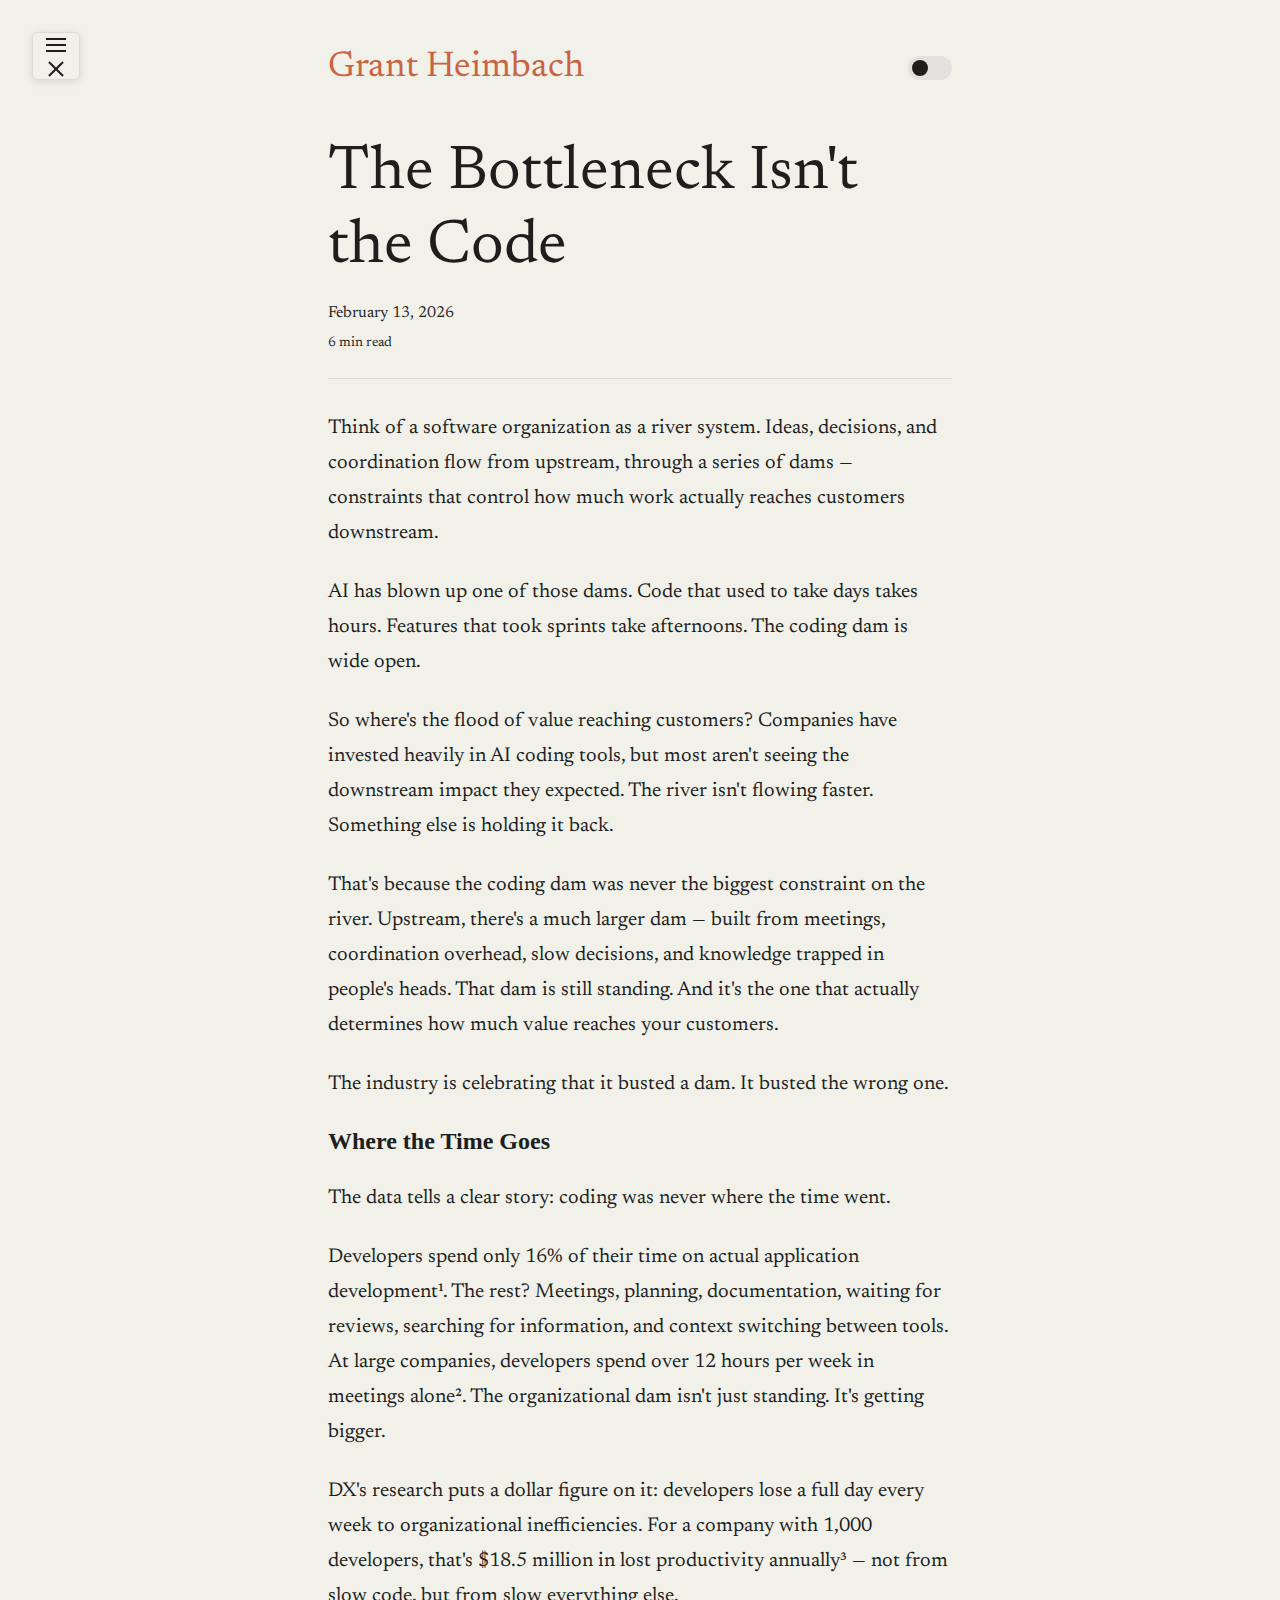
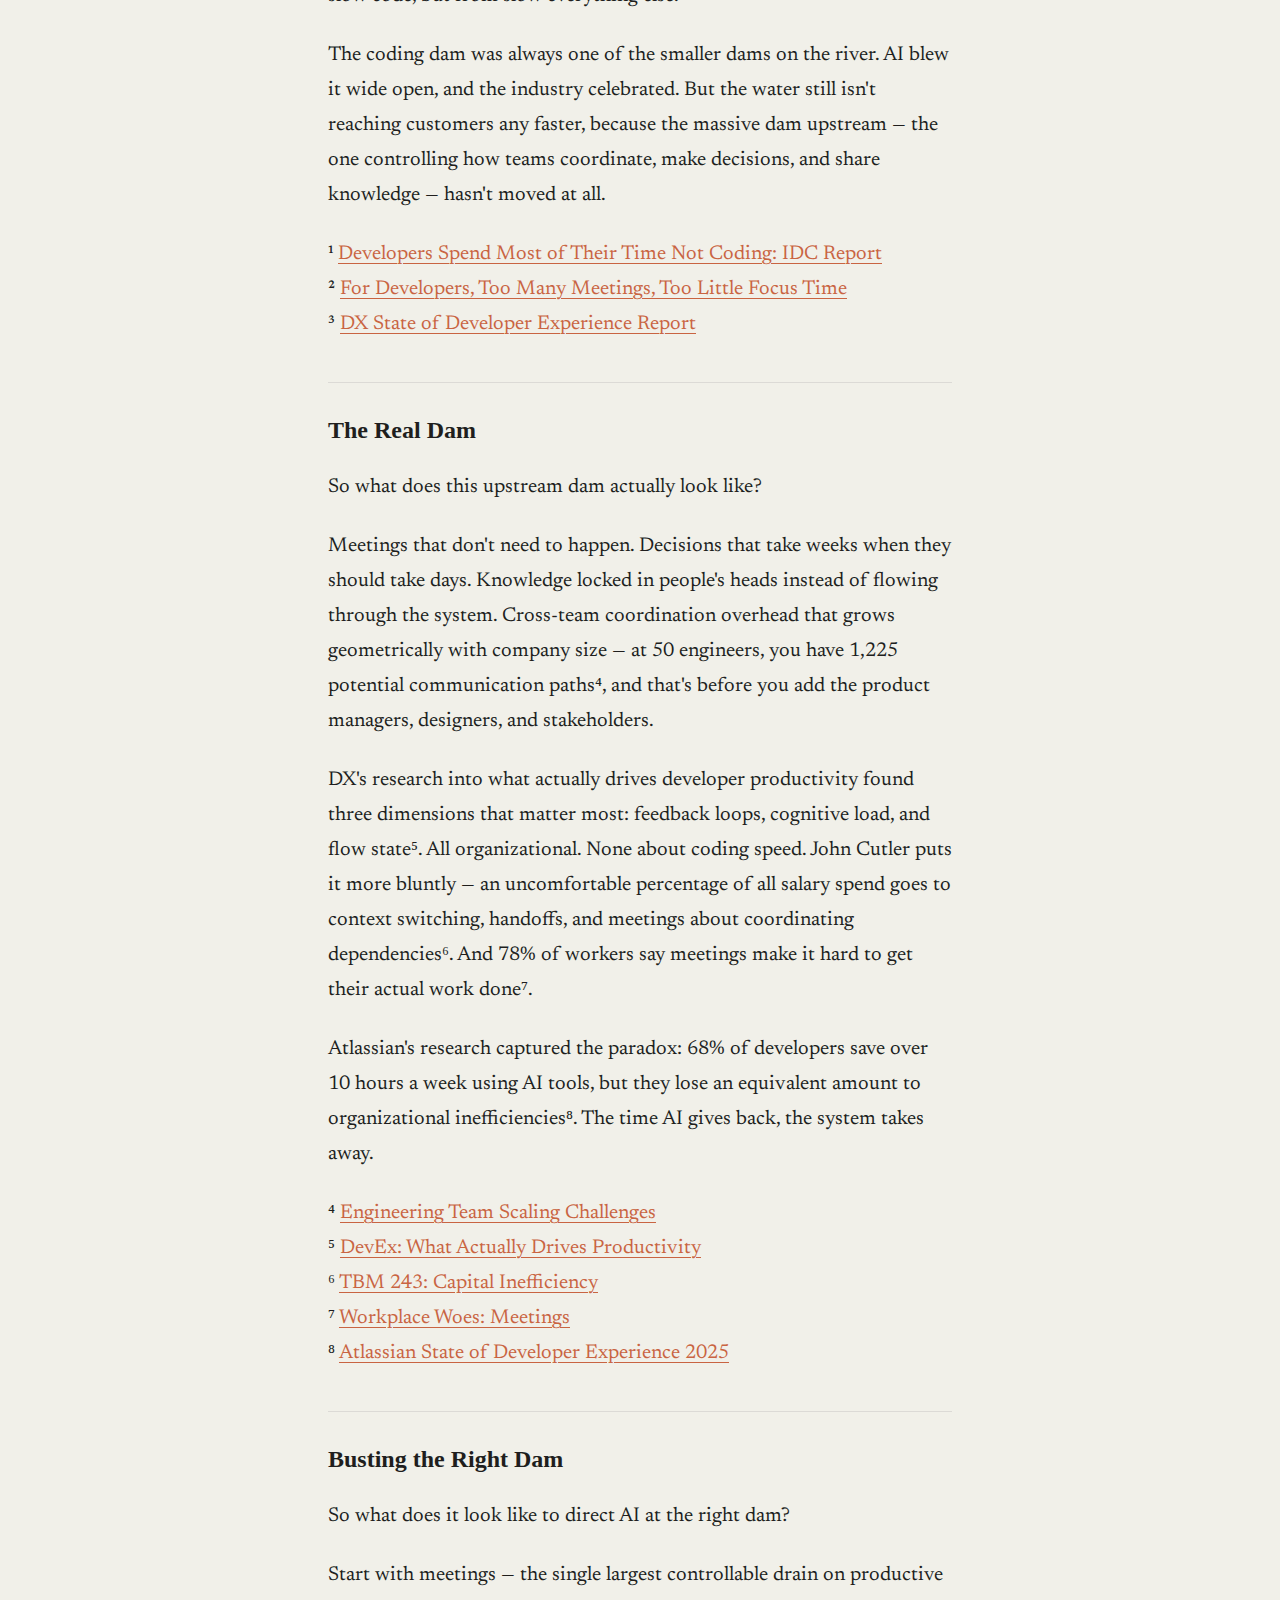
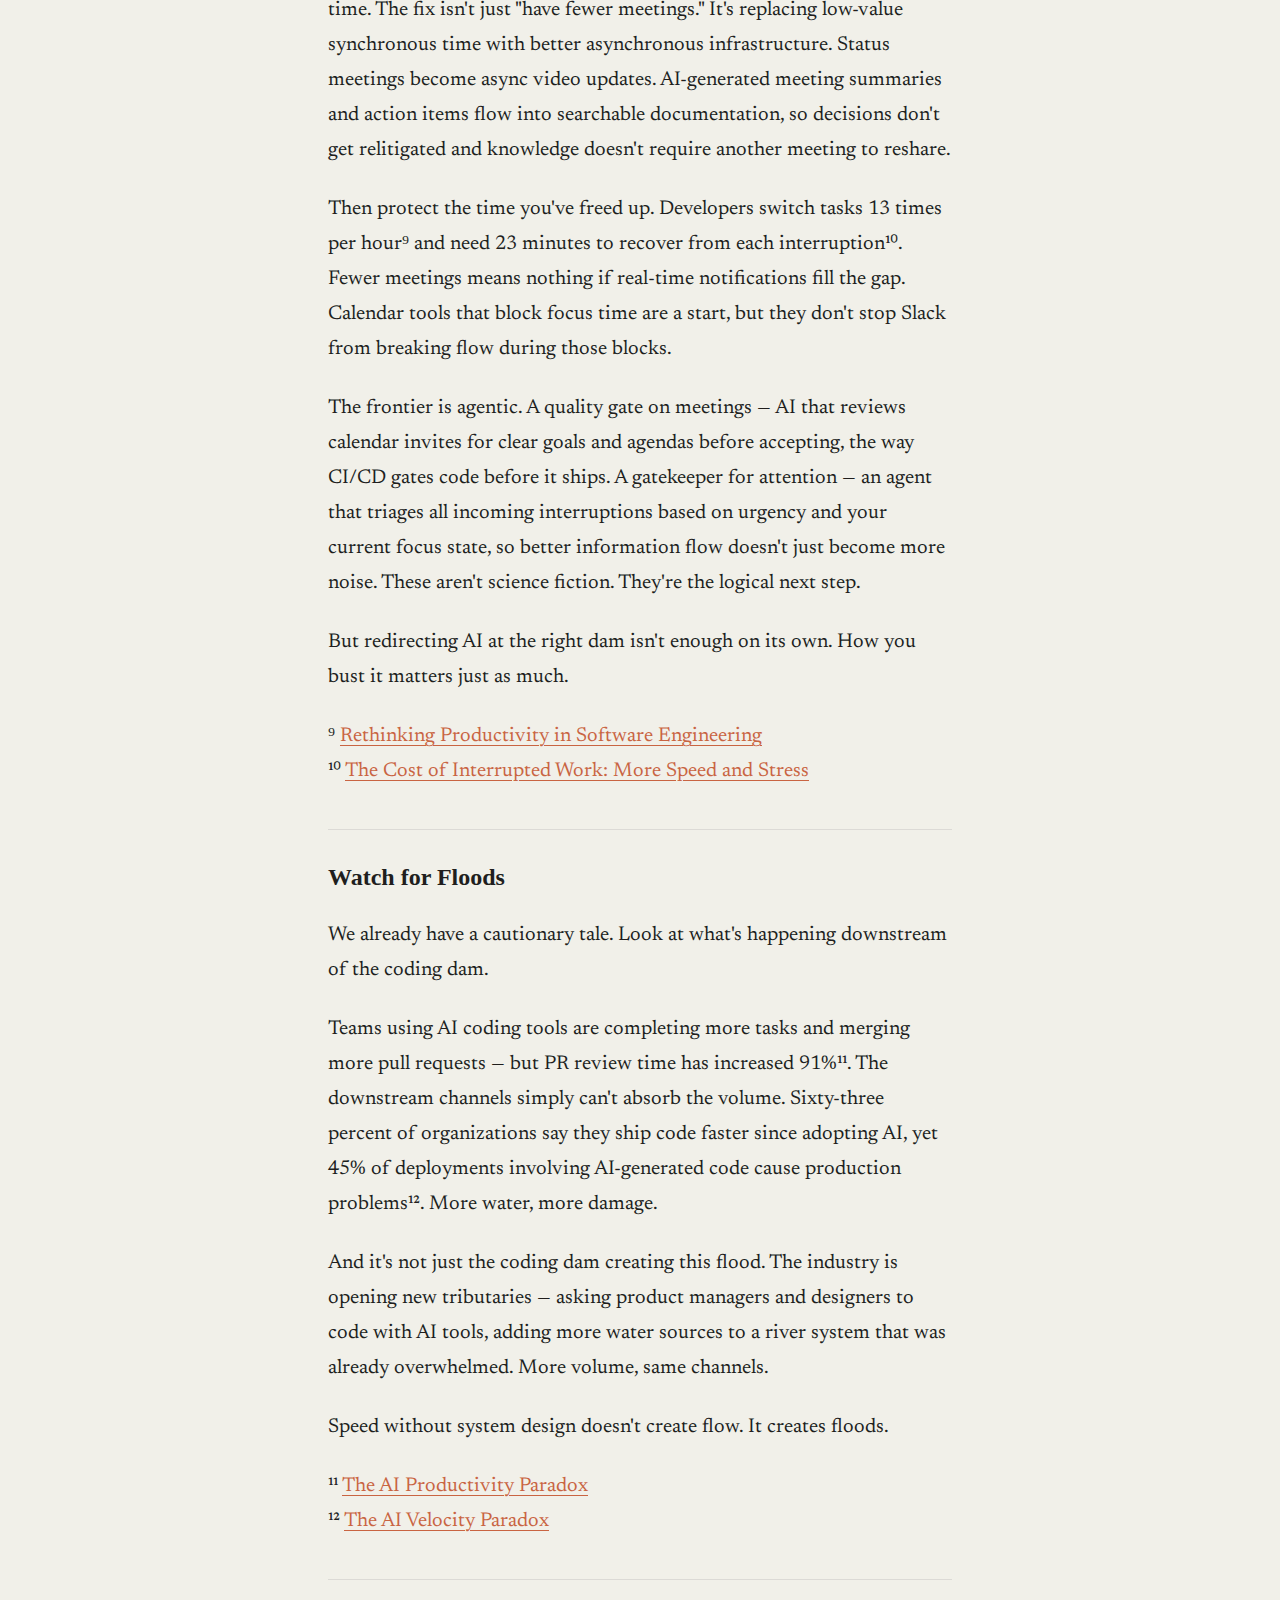
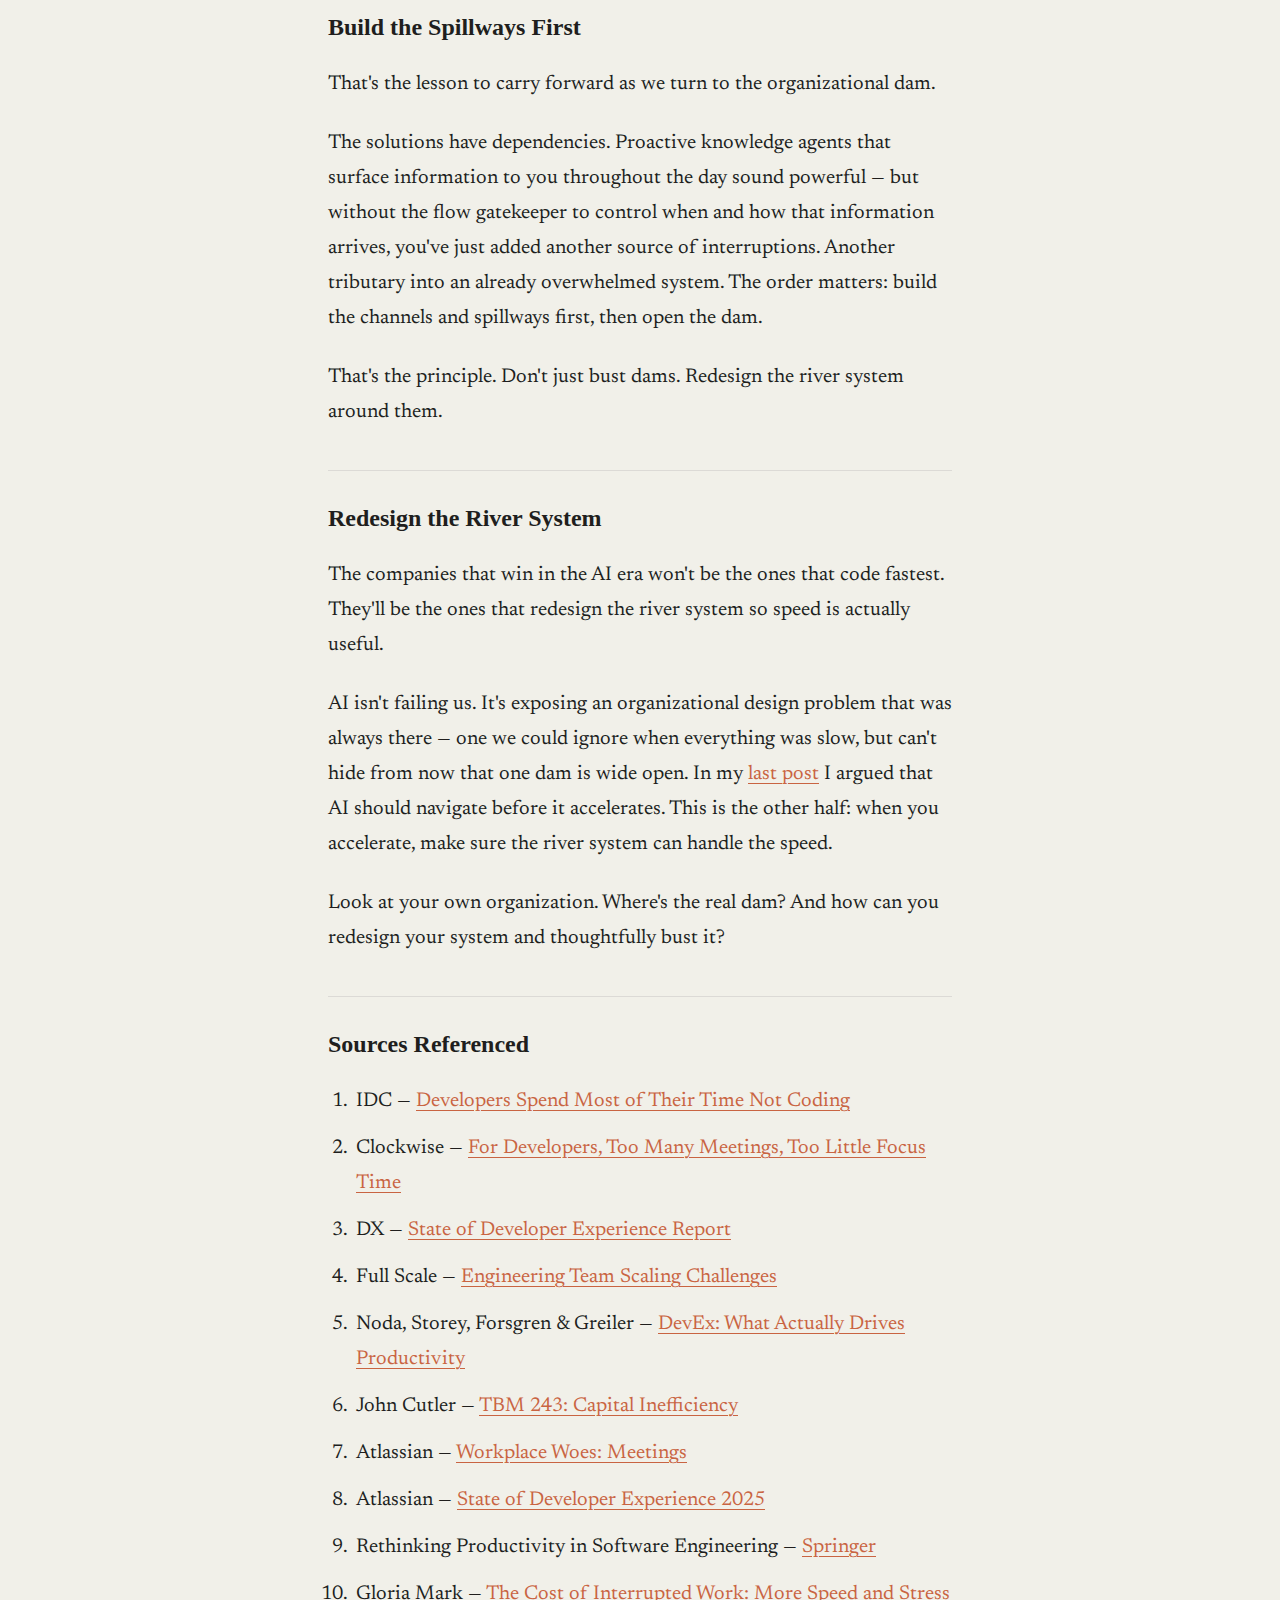
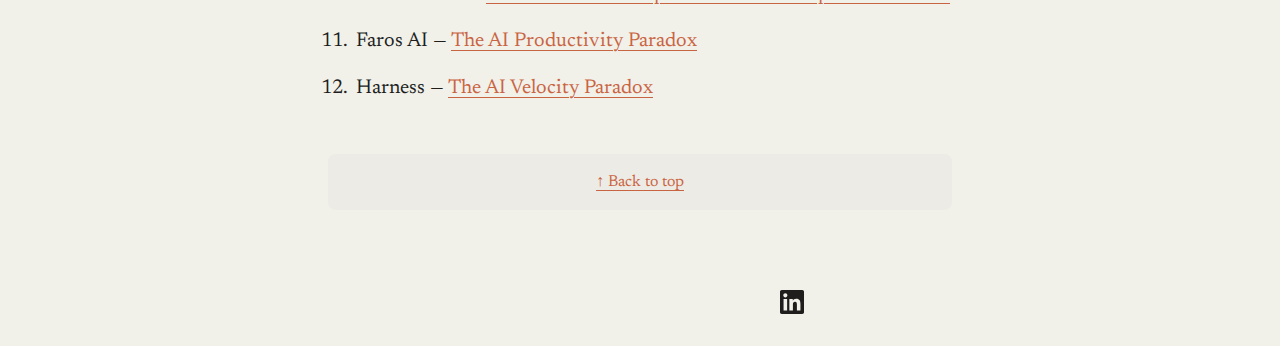
<file: posts/the-bottleneck-isnt-the-code.html>
<!DOCTYPE html>
<html lang="en">
<head>
    <meta charset="UTF-8">
    <meta name="viewport" content="width=device-width, initial-scale=1.0">

    <!-- Performance & Security -->
    <meta http-equiv="X-UA-Compatible" content="IE=edge">
    <meta name="referrer" content="strict-origin-when-cross-origin">
    <title>The Bottleneck Isn't the Code - Grant Heimbach</title>
    <meta name="description" content="AI coding tools busted the wrong dam. The real bottleneck is meetings, coordination, and slow decisions — not code." />
    <meta name="author" content="Grant Heimbach" />

    <!-- Open Graph / Facebook -->
    <meta property="og:type" content="article">
    <meta property="og:url" content="https://grantheimbach.com/posts/the-bottleneck-isnt-the-code.html">
    <meta property="og:title" content="The Bottleneck Isn't the Code - Grant Heimbach">
    <meta property="og:description" content="AI coding tools busted the wrong dam. The real bottleneck is meetings, coordination, and slow decisions — not code.">
    <meta property="og:site_name" content="Grant Heimbach">
    <meta property="article:author" content="Grant Heimbach">
    <meta property="article:published_time" content="2026-02-13T00:00:00Z">

    <!-- Twitter -->
    <meta property="twitter:card" content="summary_large_image">
    <meta property="twitter:url" content="https://grantheimbach.com/posts/the-bottleneck-isnt-the-code.html">
    <meta property="twitter:title" content="The Bottleneck Isn't the Code - Grant Heimbach">
    <meta property="twitter:description" content="AI coding tools busted the wrong dam. The real bottleneck is meetings, coordination, and slow decisions — not code.">

    <!-- Canonical URL -->
    <link rel="canonical" href="https://grantheimbach.com/posts/the-bottleneck-isnt-the-code.html">

    <!-- Optimized Favicon (SVG-first approach) -->
    <link rel="icon" href="../favicon.svg" type="image/svg+xml">
    <meta name="theme-color" content="#a84d2b">

    <!-- Preload critical resources for better performance -->
    <link rel="preload" href="../style.css" as="style">
    <link rel="preload" href="../js/core.js" as="script">
    <link rel="preload" href="../js/toc.js" as="script">

    <!-- Self-hosted font optimization -->
    <link rel="preload" href="../fonts/newsreader-400.woff2" as="font" type="font/woff2" crossorigin>
    <link rel="preload" href="../fonts/newsreader-600.woff2" as="font" type="font/woff2" crossorigin>
    <link rel="stylesheet" href="../fonts/newsreader.css">


    <!-- Critical CSS for above-the-fold content -->
    <style>
    /* Critical styles for immediate render - CSS variables now centralized in ../css/variables.css */
    body {
      margin: 0;
      font-family: "Newsreader", Georgia, serif;
      background-color: hsl(var(--background));
      color: hsl(var(--foreground));
      font-display: swap;
      line-height: 24px; /* CRITICAL: Match full CSS to prevent CLS */
    }
    .min-h-screen { min-height: 100vh; }
    .max-w-2xl { max-width: 42rem; }
    .mx-auto { margin-left: auto; margin-right: auto; }
    .px-6 { padding-left: 1.5rem; padding-right: 1.5rem; }
    .py-8 { padding-top: 2rem; padding-bottom: 2rem; }
    .flex { display: flex; }
    .items-center { align-items: center; }
    .justify-between { justify-content: space-between; }
    .flex-grow { flex-grow: 1; }
    .gap-3 { gap: 0.75rem; }
    .mb-8 { margin-bottom: 2rem; }
    .mb-4 { margin-bottom: 1rem; }
    .text-3xl { font-size: 1.875rem; line-height: 2.25rem; }
    .text-xl { font-size: 1.25rem; line-height: 1.75rem; }
    .font-serif { font-family: "Newsreader", Georgia, serif; }
    .text-foreground { color: hsl(var(--foreground)); }
    .academic-link { color: var(--link); text-decoration: underline; }
    .skip-link { position: absolute; top: -40px; left: 6px; background: hsl(var(--foreground)); color: hsl(var(--background)); padding: 8px 16px; z-index: 1000; }
    .skip-link:focus { top: 6px; }

    /* Post-specific critical styles */
    .post-meta { border-bottom: 1px solid hsl(var(--border)); padding-bottom: 1.5rem; margin-bottom: 2rem; }
    .post-content { font-size: 1.25rem; line-height: 1.75; color: hsl(var(--foreground)); max-width: 70ch; }

    @media (min-width: 640px) {
      .sm\:py-12 { padding-top: 3rem; padding-bottom: 3rem; }
      .sm\:text-4xl { font-size: 2.25rem; line-height: 2.5rem; }
      .sm\:mb-12 { margin-bottom: 3rem; }
    }
    @media (min-width: 768px) {
      .post-meta h1 { font-size: 3.875rem; }
    }
    </style>

    <!-- Load CSS synchronously to prevent CLS -->
    <link rel="stylesheet" href="../style.css">



    <!-- Structured Data -->
    <script type="application/ld+json">
    {
      "@context": "https://schema.org",
      "@type": "BlogPosting",
      "headline": "The Bottleneck Isn't the Code",
      "description": "AI coding tools busted the wrong dam. The real bottleneck is meetings, coordination, and slow decisions — not code.",
      "author": {
        "@type": "Person",
        "name": "Grant Heimbach",
        "url": "https://grantheimbach.com/"
      },
      "publisher": {
        "@type": "Person",
        "name": "Grant Heimbach"
      },
      "datePublished": "2026-02-13T00:00:00Z",
      "dateModified": "2026-02-13T00:00:00Z",
      "url": "https://grantheimbach.com/posts/the-bottleneck-isnt-the-code.html",
      "mainEntityOfPage": {
        "@type": "WebPage",
        "@id": "https://grantheimbach.com/posts/the-bottleneck-isnt-the-code.html"
      },
      "keywords": "AI, developer productivity, organizational overhead, meetings, software development, developer experience, agentic AI, product management"
    }
    </script>
</head>
<body>
    <!-- Skip Links for Keyboard Navigation -->
    <a href="#main-content" class="skip-link">Skip to main content</a>
    <a href="#toc-panel" class="skip-link">Skip to table of contents</a>

    <!-- TOC Panel -->
    <nav id="toc-panel" class="toc-panel is-hidden" role="navigation" aria-label="Table of Contents">
        <div class="toc-header">
            <h3>Contents</h3>
        </div>
        <ul id="toc-list" class="toc-list">
            <!-- Auto-generated from post headings -->
        </ul>
    </nav>

    <!-- TOC Overlay for mobile -->
    <div id="toc-overlay" class="toc-overlay is-hidden"></div>

    <div id="root">
        <div id="top">
        <div class="min-h-screen bg-background">
            <div class="max-w-2xl mx-auto px-6 py-8 sm:py-12">

                <!-- Header with Name and Dark Mode Toggle -->
                <header class="post-header flex items-center mb-8 sm:mb-12">
                    <div class="text-3xl sm:text-4xl font-serif text-foreground flex-grow">
                        <a href="../index.html" class="academic-link" style="text-decoration: none;">Grant Heimbach</a>
                    </div>

                    <div class="flex items-center gap-3">
                        <!-- TOC Toggle Button -->
                        <button id="toc-toggle" class="toc-toggle" aria-label="Toggle table of contents">
                            <span id="toc-hamburger" class="toc-icon">
                                <span class="hamburger-line"></span>
                                <span class="hamburger-line"></span>
                                <span class="hamburger-line"></span>
                            </span>
                            <span id="toc-close" class="toc-icon is-hidden">
                                <span class="close-line"></span>
                                <span class="close-line"></span>
                            </span>
                        </button>

                        <!-- Dark Mode Toggle Button -->
                        <button
                            id="theme-toggle"
                            class="relative inline-flex h-6 w-11 items-center rounded-full bg-muted transition-colors duration-200 focus:outline-none focus:ring-2 focus:ring-ring focus:ring-offset-2"
                            aria-label="Toggle dark mode"
                            aria-checked="false"
                            role="switch"
                        >
                            <span id="toggle-slider" class="inline-block h-4 w-4 transform rounded-full bg-foreground transition duration-200 translate-x-1">

                            </span>
                        </button>
                    </div>
                </header>

                <!-- Post Title -->
                <div class="post-meta mb-8">
                    <h1 class="text-3xl sm:text-4xl font-serif text-foreground mb-4">The Bottleneck Isn't the Code</h1>
                    <div class="text-sm text-muted-foreground">
                        <time datetime="2026-02-13">February 13, 2026</time>
                        <div class="reading-time">6 min read</div>
                    </div>
                </div>

                <!-- Post Content -->
                <article id="main-content" class="post-content" role="main">
                    <p>Think of a software organization as a river system. Ideas, decisions, and coordination flow from upstream, through a series of dams — constraints that control how much work actually reaches customers downstream.</p>

<p>AI has blown up one of those dams. Code that used to take days takes hours. Features that took sprints take afternoons. The coding dam is wide open.</p>

<p>So where's the flood of value reaching customers? Companies have invested heavily in AI coding tools, but most aren't seeing the downstream impact they expected. The river isn't flowing faster. Something else is holding it back.</p>

<p>That's because the coding dam was never the biggest constraint on the river. Upstream, there's a much larger dam — built from meetings, coordination overhead, slow decisions, and knowledge trapped in people's heads. That dam is still standing. And it's the one that actually determines how much value reaches your customers.</p>

<p>The industry is celebrating that it busted a dam. It busted the wrong one.</p>

<h2>Where the Time Goes</h2>

<p>The data tells a clear story: coding was never where the time went.</p>

<p>Developers spend only 16% of their time on actual application development¹. The rest? Meetings, planning, documentation, waiting for reviews, searching for information, and context switching between tools. At large companies, developers spend over 12 hours per week in meetings alone². The organizational dam isn't just standing. It's getting bigger.</p>

<p>DX's research puts a dollar figure on it: developers lose a full day every week to organizational inefficiencies. For a company with 1,000 developers, that's $18.5 million in lost productivity annually³ — not from slow code, but from slow everything else.</p>

<p>The coding dam was always one of the smaller dams on the river. AI blew it wide open, and the industry celebrated. But the water still isn't reaching customers any faster, because the massive dam upstream — the one controlling how teams coordinate, make decisions, and share knowledge — hasn't moved at all.</p>

<p>¹ <a href="https://www.infoworld.com/article/3831759/developers-spend-most-of-their-time-not-coding-idc-report.html" class="academic-link">Developers Spend Most of Their Time Not Coding: IDC Report</a><br>
² <a href="https://www.computerworld.com/article/1612747/for-developers-too-many-meetings-too-little-focus-time.html" class="academic-link">For Developers, Too Many Meetings, Too Little Focus Time</a><br>
³ <a href="https://getdx.com/report/state-of-developer-experience-report/" class="academic-link">DX State of Developer Experience Report</a></p>

<h2>The Real Dam</h2>

<p>So what does this upstream dam actually look like?</p>

<p>Meetings that don't need to happen. Decisions that take weeks when they should take days. Knowledge locked in people's heads instead of flowing through the system. Cross-team coordination overhead that grows geometrically with company size — at 50 engineers, you have 1,225 potential communication paths⁴, and that's before you add the product managers, designers, and stakeholders.</p>

<p>DX's research into what actually drives developer productivity found three dimensions that matter most: feedback loops, cognitive load, and flow state⁵. All organizational. None about coding speed. John Cutler puts it more bluntly — an uncomfortable percentage of all salary spend goes to context switching, handoffs, and meetings about coordinating dependencies⁶. And 78% of workers say meetings make it hard to get their actual work done⁷.</p>

<p>Atlassian's research captured the paradox: 68% of developers save over 10 hours a week using AI tools, but they lose an equivalent amount to organizational inefficiencies⁸. The time AI gives back, the system takes away.</p>

<p>⁴ <a href="https://fullscale.io/blog/engineering-team-scaling-challenges/" class="academic-link">Engineering Team Scaling Challenges</a><br>
⁵ <a href="https://queue.acm.org/detail.cfm?id=3595878" class="academic-link">DevEx: What Actually Drives Productivity</a><br>
⁶ <a href="https://cutlefish.substack.com/p/tbm-243-capital-inefficiency" class="academic-link">TBM 243: Capital Inefficiency</a><br>
⁷ <a href="https://www.atlassian.com/blog/workplace-woes-meetings" class="academic-link">Workplace Woes: Meetings</a><br>
⁸ <a href="https://www.atlassian.com/teams/software-development/state-of-developer-experience-2025" class="academic-link">Atlassian State of Developer Experience 2025</a></p>

<h2>Busting the Right Dam</h2>

<p>So what does it look like to direct AI at the right dam?</p>

<p>Start with meetings — the single largest controllable drain on productive time. The fix isn't just "have fewer meetings." It's replacing low-value synchronous time with better asynchronous infrastructure. Status meetings become async video updates. AI-generated meeting summaries and action items flow into searchable documentation, so decisions don't get relitigated and knowledge doesn't require another meeting to reshare.</p>

<p>Then protect the time you've freed up. Developers switch tasks 13 times per hour⁹ and need 23 minutes to recover from each interruption¹⁰. Fewer meetings means nothing if real-time notifications fill the gap. Calendar tools that block focus time are a start, but they don't stop Slack from breaking flow during those blocks.</p>

<p>The frontier is agentic. A quality gate on meetings — AI that reviews calendar invites for clear goals and agendas before accepting, the way CI/CD gates code before it ships. A gatekeeper for attention — an agent that triages all incoming interruptions based on urgency and your current focus state, so better information flow doesn't just become more noise. These aren't science fiction. They're the logical next step.</p>

<p>But redirecting AI at the right dam isn't enough on its own. How you bust it matters just as much.</p>

<p>⁹ <a href="https://link.springer.com/book/10.1007/978-1-4842-4221-6" class="academic-link">Rethinking Productivity in Software Engineering</a><br>
¹⁰ <a href="https://ics.uci.edu/~gmark/chi08-mark.pdf" class="academic-link">The Cost of Interrupted Work: More Speed and Stress</a></p>

<h2>Watch for Floods</h2>

<p>We already have a cautionary tale. Look at what's happening downstream of the coding dam.</p>

<p>Teams using AI coding tools are completing more tasks and merging more pull requests — but PR review time has increased 91%¹¹. The downstream channels simply can't absorb the volume. Sixty-three percent of organizations say they ship code faster since adopting AI, yet 45% of deployments involving AI-generated code cause production problems¹². More water, more damage.</p>

<p>And it's not just the coding dam creating this flood. The industry is opening new tributaries — asking product managers and designers to code with AI tools, adding more water sources to a river system that was already overwhelmed. More volume, same channels.</p>

<p>Speed without system design doesn't create flow. It creates floods.</p>

<p>¹¹ <a href="https://www.faros.ai/blog/ai-software-engineering" class="academic-link">The AI Productivity Paradox</a><br>
¹² <a href="https://www.harness.io/blog/the-ai-velocity-paradox" class="academic-link">The AI Velocity Paradox</a></p>

<h2>Build the Spillways First</h2>

<p>That's the lesson to carry forward as we turn to the organizational dam.</p>

<p>The solutions have dependencies. Proactive knowledge agents that surface information to you throughout the day sound powerful — but without the flow gatekeeper to control when and how that information arrives, you've just added another source of interruptions. Another tributary into an already overwhelmed system. The order matters: build the channels and spillways first, then open the dam.</p>

<p>That's the principle. Don't just bust dams. Redesign the river system around them.</p>

<h2>Redesign the River System</h2>

<p>The companies that win in the AI era won't be the ones that code fastest. They'll be the ones that redesign the river system so speed is actually useful.</p>

<p>AI isn't failing us. It's exposing an organizational design problem that was always there — one we could ignore when everything was slow, but can't hide from now that one dam is wide open. In my <a href="ai-navigation-vs-acceleration.html" class="academic-link">last post</a> I argued that AI should navigate before it accelerates. This is the other half: when you accelerate, make sure the river system can handle the speed.</p>

<p>Look at your own organization. Where's the real dam? And how can you redesign your system and thoughtfully bust it?</p>

<h2>Sources Referenced</h2>

<ol>
<li>IDC — <a href="https://www.infoworld.com/article/3831759/developers-spend-most-of-their-time-not-coding-idc-report.html" class="academic-link">Developers Spend Most of Their Time Not Coding</a></li>
<li>Clockwise — <a href="https://www.computerworld.com/article/1612747/for-developers-too-many-meetings-too-little-focus-time.html" class="academic-link">For Developers, Too Many Meetings, Too Little Focus Time</a></li>
<li>DX — <a href="https://getdx.com/report/state-of-developer-experience-report/" class="academic-link">State of Developer Experience Report</a></li>
<li>Full Scale — <a href="https://fullscale.io/blog/engineering-team-scaling-challenges/" class="academic-link">Engineering Team Scaling Challenges</a></li>
<li>Noda, Storey, Forsgren &amp; Greiler — <a href="https://queue.acm.org/detail.cfm?id=3595878" class="academic-link">DevEx: What Actually Drives Productivity</a></li>
<li>John Cutler — <a href="https://cutlefish.substack.com/p/tbm-243-capital-inefficiency" class="academic-link">TBM 243: Capital Inefficiency</a></li>
<li>Atlassian — <a href="https://www.atlassian.com/blog/workplace-woes-meetings" class="academic-link">Workplace Woes: Meetings</a></li>
<li>Atlassian — <a href="https://www.atlassian.com/teams/software-development/state-of-developer-experience-2025" class="academic-link">State of Developer Experience 2025</a></li>
<li>Rethinking Productivity in Software Engineering — <a href="https://link.springer.com/book/10.1007/978-1-4842-4221-6" class="academic-link">Springer</a></li>
<li>Gloria Mark — <a href="https://ics.uci.edu/~gmark/chi08-mark.pdf" class="academic-link">The Cost of Interrupted Work: More Speed and Stress</a></li>
<li>Faros AI — <a href="https://www.faros.ai/blog/ai-software-engineering" class="academic-link">The AI Productivity Paradox</a></li>
<li>Harness — <a href="https://www.harness.io/blog/the-ai-velocity-paradox" class="academic-link">The AI Velocity Paradox</a></li>
</ol>
                </article>

                <!-- Post Navigation -->
                <nav class="post-navigation" role="navigation" aria-label="Post navigation">
                    <a href="#top" class="academic-link">&uarr; Back to top</a>
                </nav>
            </div>

            <!-- Footer -->
            <footer class="flex justify-center py-8">
                <a
                    href="https://www.linkedin.com/in/grantheimbach/"
                    target="_blank"
                    rel="noopener noreferrer"
                    class="text-muted-foreground hover:text-link transition-colors duration-200"
                    aria-label="LinkedIn Profile"
                >
                    <svg class="w-6 h-6" fill="currentColor" viewBox="0 0 24 24">
                        <path d="M20.447 20.452h-3.554v-5.569c0-1.328-.027-3.037-1.852-3.037-1.853 0-2.136 1.445-2.136 2.939v5.667H9.351V9h3.414v1.561h.046c.477-.9 1.637-1.85 3.37-1.85 3.601 0 4.267 2.37 4.267 5.455v6.286zM5.337 7.433c-1.144 0-2.063-.926-2.063-2.065 0-1.138.92-2.063 2.063-2.063 1.14 0 2.064.925 2.064 2.063 0 1.139-.925 2.065-2.064 2.065zm1.782 13.019H3.555V9h3.564v11.452zM22.225 0H1.771C.792 0 0 .774 0 1.729v20.542C0 23.227.792 24 1.771 24h20.451C23.2 24 24 23.227 24 22.271V1.729C24 .774 23.2 0 22.222 0h.003z"/>
                    </svg>
                </a>
            </footer>
        </div>
        </div>
    </div>

    <!-- Performance optimized: Load core.js first (contains initialization), then TOC.js -->
    <script src="../js/core.js" defer></script>
    <script src="../js/toc.js" defer></script>
</body>
</html>
</file>
<file: css/variables.css>
/*
 * CSS VARIABLES & THEME SYSTEM
 * =============================
 * 
 * This file centralizes all CSS custom properties (variables) used throughout the site.
 * Variables are organized by category and include both global and theme-specific values.
 * 
 * ORGANIZATION:
 * - Global Variables: Layout, timing, breakpoints
 * - Color System: Base theme colors (light/dark mode)
 * - Component Variables: Component-specific measurements
 * - Theme Overrides: Special theme customizations
 */

/* ============================================================================ */
/* GLOBAL VARIABLES - Layout, Timing, and Universal Constants                  */
/* ============================================================================ */
:root {
  /* Animation & Transition Durations */
  --animation-duration: 150ms;
  --transition-fast: .15s;
  --transition-normal: .2s;
  --transition-slow: .3s;
  --resize-debounce: 50ms;
  
  /* Layout Measurements */
  --scroll-offset: -20px;
  --radius: .25rem;
  
  /* Breakpoints (for reference - not used in CSS) */
  --mobile-breakpoint: 640px;
  --bio-mobile-breakpoint: 768px;
  --desktop-breakpoint: 1024px;
  
  /* TOC Component Dimensions */
  --toc-width-desktop: 16rem;
  --toc-width-mobile: 100%;
  --toc-top-desktop: 6rem;
  --toc-left-desktop: 1rem;
  --toc-gap-desktop: 1rem;
  
  /* Touch Target Minimums */
  --touch-target-min: 44px;
  
  /* Z-Index Scale */
  --z-overlay: 998;
  --z-panel: 999;
  --z-modal: 1000;
  --z-toast: 1050;
}

/* ============================================================================ */
/* COLOR SYSTEM - Light Theme (Default)                                       */
/* ============================================================================ */
:root {
  /* Primary Colors */
  --background: 49 22% 93%;
  --foreground: 20 5% 12%;
  
  /* Card & Popover */
  --card: 49 22% 93%;
  --card-foreground: 20 5% 12%;
  --popover: 49 22% 93%;
  --popover-foreground: 20 5% 12%;
  
  /* UI Colors */
  --primary: 20 5% 12%;
  --primary-foreground: 49 22% 93%;
  --secondary: 43 8% 88%;
  --secondary-foreground: 20 5% 12%;
  --muted: 43 8% 88%;
  --muted-foreground: 20 5% 12%;
  
  /* Accent & Destructive */
  --accent: 200 50% 40%;
  --accent-foreground: 49 22% 93%;
  --destructive: 0 84.2% 60.2%;
  --destructive-foreground: 49 22% 93%;
  
  /* Borders & Inputs */
  --border: 43 8% 85%;
  --input: 43 8% 88%;
  --ring: 25 25% 25%;
  
  /* Link Colors */
  --link: #a84d2b;
  --link-hover: #b8592e;
}

/* ============================================================================ */
/* COLOR SYSTEM - Dark Theme                                                  */
/* ============================================================================ */
.dark {
  /* Primary Colors */
  --background: 25 15% 8%;
  --foreground: 43 20% 90%;
  
  /* Card & Popover */
  --card: 25 15% 8%;
  --card-foreground: 43 20% 90%;
  --popover: 25 15% 8%;
  --popover-foreground: 43 20% 90%;
  
  /* UI Colors */
  --primary: 43 20% 90%;
  --primary-foreground: 25 15% 8%;
  --secondary: 25 12% 15%;
  --secondary-foreground: 43 20% 90%;
  --muted: 25 12% 15%;
  --muted-foreground: 43 10% 65%;
  
  /* Accent & Destructive */
  --accent: 200 60% 60%;
  --accent-foreground: 25 15% 8%;
  --destructive: 0 84.2% 60.2%;
  --destructive-foreground: 43 20% 90%;
  
  /* Borders & Inputs */
  --border: 25 12% 20%;
  --input: 25 12% 15%;
  --ring: 43 20% 90%;
  
  /* Link Colors */
  --link: #e67b4f;
  --link-hover: #ff8a5c;
}

/* ============================================================================ */
/* VIBE THEME VARIABLES - Dynamic Theme System                                */
/* ============================================================================ */

/* Synthwave Theme Variables */
body.synthwave-active {
  --theme-primary: #FF1493;
  --theme-secondary: #00E5FF;
  --theme-accent: #FF00FF;
  --theme-glow-primary: rgba(255, 20, 147, 0.5);
  --theme-glow-secondary: rgba(0, 229, 255, 0.3);
  
  /* Content Section Overrides */
  --content-border: 1px solid rgba(0, 229, 255, 0.2);
  --content-border-left: 1px solid rgba(0, 229, 255, 0.2);
  --content-background: hsl(var(--card));
}

/* Desert Pinon Theme Variables */
body.desert-pinon-active {
  --theme-primary: #40E0D0;
  --theme-secondary: #E3735E;
  --theme-accent: #CC5500;
  
  /* Content Section Overrides */
  --content-border: 1px solid rgba(227, 115, 94, 0.3);
  --content-border-left: 4px solid #40E0D0;
  --content-background: rgba(208, 181, 154, 0.1);
}

/* Texas Wildflower Theme Variables */
body.texas-wildflower-active {
  --theme-primary: #002D62;
  --theme-secondary: #B22222;
  --theme-accent: #FFC513;
  --theme-sage: #4F7942;
  
  /* Content Section Overrides */
  --content-border: 1px solid rgba(0, 45, 98, 0.2);
  --content-border-left: 4px solid #002D62;
  --content-background: rgba(0, 45, 98, 0.03);
}

/* Falling Water Theme Variables */
body.falling-water-active {
  --theme-primary: #9B2B28;
  --theme-secondary: #7C936E;
  --theme-accent: #F0C034;
  --theme-brown: #7B543D;
  
  /* Content Section Overrides */
  --content-border: 1px solid rgba(155, 43, 40, 0.2);
  --content-border-left: 4px solid #7C936E;
  --content-background: rgba(124, 147, 110, 0.05);
}

/* Park Ranger Theme Variables */
body.park-ranger-active {
  --theme-primary: #52342C;
  --theme-secondary: #1D6067;
  --theme-accent: #DE8C41;
  --theme-highlight: #84D2E4;
  --theme-gold: #D4A657;
  
  /* Content Section Overrides */
  --content-border: 1px solid rgba(29, 96, 103, 0.3);
  --content-border-left: 4px solid #84D2E4;
  --content-background: rgba(132, 210, 228, 0.05);
}

/* Craftsman Comfort Theme Variables */
body.craftsman-comfort-active {
  --theme-primary: #5C4033;
  --theme-secondary: #8B4513;
  --theme-accent: #B87333;
  --theme-sage: #556B2F;
  --theme-stone: #8D8478;
  
  /* Content Section Overrides */
  --content-border: 1px solid rgba(92, 64, 51, 0.2);
  --content-border-left: 4px solid #8B4513;
  --content-background: rgba(139, 69, 19, 0.04);
}

/* Reader Beware Theme Variables */
body.reader-beware-active {
  --theme-primary: #f9a22c;
  --theme-secondary: #98d236;
  --theme-accent: #2c8a8d;
  --theme-glow-orange: rgba(249, 162, 44, 0.5);
  --theme-glow-green: rgba(152, 210, 54, 0.5);
  
  /* Content Section Overrides */
  --content-border: 1px solid rgba(152, 210, 54, 0.2);
  --content-border-left: 3px solid #98d236;
  --content-background: rgba(0, 0, 0, 0.3);
}

/* Star Stuff Theme Variables */
body.star-stuff-active {
  --theme-primary: #9c62e3;
  --theme-secondary: #39D0FF;
  --theme-accent: #ff6b8a;
  --theme-gold: #ffd700;
  
  /* Content Section Overrides */
  --content-border: 1px solid rgba(156, 98, 227, 0.3);
  --content-border-left: 4px solid #9c62e3;
  --content-background: rgba(57, 208, 255, 0.03);
}

/* Cher Orleans Theme Variables */
body.cher-orleans-active {
  --theme-primary: #722f37;
  --theme-secondary: #f2cc0f;
  --theme-accent: #9d4edd;
  --theme-green: #0f7938;
  
  /* Content Section Overrides */
  --content-border: 1px solid rgba(114, 47, 55, 0.3);
  --content-border-left: 4px solid #722f37;
  --content-background: rgba(157, 78, 221, 0.05);
}
</file>
<file: fonts/newsreader.css>
/* Newsreader Self-Hosted Font */
@font-face {
  font-family: 'Newsreader';
  font-style: normal;
  font-weight: 400;
  font-display: optional;
  src: url('./newsreader-400.woff2') format('woff2');
  unicode-range: U+0000-00FF, U+0131, U+0152-0153, U+02BB-02BC, U+02C6, U+02DA, U+02DC, U+2000-206F, U+2074, U+20AC, U+2122, U+2191, U+2193, U+2212, U+2215, U+FEFF, U+FFFD;
}

@font-face {
  font-family: 'Newsreader';
  font-style: normal;
  font-weight: 600;
  font-display: optional;
  src: url('./newsreader-600.woff2') format('woff2');
  unicode-range: U+0000-00FF, U+0131, U+0152-0153, U+02BB-02BC, U+02C6, U+02DA, U+02DC, U+2000-206F, U+2074, U+20AC, U+2122, U+2191, U+2193, U+2212, U+2215, U+FEFF, U+FFFD;
}
</file>
<file: style.css>
/* Google Fonts loaded via HTML link tags for better performance */

/* CSS Reset and Base Styles */
*,
*:before,
*:after {
  --tw-border-spacing-x: 0;
  --tw-border-spacing-y: 0;
  --tw-translate-x: 0;
  --tw-translate-y: 0;
  --tw-rotate: 0;
  --tw-skew-x: 0;
  --tw-skew-y: 0;
  --tw-scale-x: 1;
  --tw-scale-y: 1;
  --tw-pan-x: ;
  --tw-pan-y: ;
  --tw-pinch-zoom: ;
  --tw-scroll-snap-strictness: proximity;
  --tw-gradient-from-position: ;
  --tw-gradient-via-position: ;
  --tw-gradient-to-position: ;
  --tw-ordinal: ;
  --tw-slashed-zero: ;
  --tw-numeric-figure: ;
  --tw-numeric-spacing: ;
  --tw-numeric-fraction: ;
  --tw-ring-inset: ;
  --tw-ring-offset-width: 0px;
  --tw-ring-offset-color: #fff;
  --tw-ring-color: rgb(59 130 246 / .5);
  --tw-ring-offset-shadow: 0 0 #0000;
  --tw-ring-shadow: 0 0 #0000;
  --tw-shadow: 0 0 #0000;
  --tw-shadow-colored: 0 0 #0000;
  --tw-blur: ;
  --tw-brightness: ;
  --tw-contrast: ;
  --tw-grayscale: ;
  --tw-hue-rotate: ;
  --tw-invert: ;
  --tw-saturate: ;
  --tw-sepia: ;
  --tw-drop-shadow: ;
  --tw-backdrop-blur: ;
  --tw-backdrop-brightness: ;
  --tw-backdrop-contrast: ;
  --tw-backdrop-grayscale: ;
  --tw-backdrop-hue-rotate: ;
  --tw-backdrop-invert: ;
  --tw-backdrop-opacity: ;
  --tw-backdrop-saturate: ;
  --tw-backdrop-sepia: ;
  --tw-contain-size: ;
  --tw-contain-layout: ;
  --tw-contain-paint: ;
  --tw-contain-style: ;
  box-sizing: border-box;
  border-width: 0;
  border-style: solid;
  border-color: #e5e7eb;
}

:before,
:after {
  --tw-content: "";
}

html,
:host {
  line-height: 1.5;
  -webkit-text-size-adjust: 100%;
  -moz-tab-size: 4;
  -o-tab-size: 4;
  tab-size: 4;
  font-family: -apple-system, BlinkMacSystemFont, Segoe UI, Roboto, sans-serif;
  font-feature-settings: normal;
  font-variation-settings: normal;
  -webkit-tap-highlight-color: transparent;
}

body {
  margin: 0;
  line-height: inherit;
}

hr {
  height: 0;
  color: inherit;
  border-top-width: 1px;
}

abbr:where([title]) {
  -webkit-text-decoration: underline dotted;
  text-decoration: underline dotted;
}

h1,
h2,
h3,
h4,
h5,
h6 {
  font-size: inherit;
  font-weight: inherit;
}

a {
  color: inherit;
  text-decoration: inherit;
}

b,
strong {
  font-weight: bolder;
}

code,
kbd,
samp,
pre {
  font-family: ui-monospace, SFMono-Regular, Menlo, Monaco, Consolas, Liberation Mono, Courier New, monospace;
  font-feature-settings: normal;
  font-variation-settings: normal;
  font-size: 1em;
}

small {
  font-size: 80%;
}

sub,
sup {
  font-size: 75%;
  line-height: 0;
  position: relative;
  vertical-align: baseline;
}

sub {
  bottom: -.25em;
}

sup {
  top: -.5em;
}

table {
  text-indent: 0;
  border-color: inherit;
  border-collapse: collapse;
}

button,
input,
optgroup,
select,
textarea {
  font-family: inherit;
  font-feature-settings: inherit;
  font-variation-settings: inherit;
  font-size: 100%;
  font-weight: inherit;
  line-height: inherit;
  letter-spacing: inherit;
  color: inherit;
  margin: 0;
  padding: 0;
}

button,
select {
  text-transform: none;
}

button,
input:where([type=button]),
input:where([type=reset]),
input:where([type=submit]) {
  -webkit-appearance: button;
  background-color: transparent;
  background-image: none;
}

:-moz-focusring {
  outline: auto;
}

:-moz-ui-invalid {
  box-shadow: none;
}

progress {
  vertical-align: baseline;
}

::-webkit-inner-spin-button,
::-webkit-outer-spin-button {
  height: auto;
}

[type=search] {
  -webkit-appearance: textfield;
  outline-offset: -2px;
}

::-webkit-search-decoration {
  -webkit-appearance: none;
}

::-webkit-file-upload-button {
  -webkit-appearance: button;
  font: inherit;
}

summary {
  display: list-item;
}

blockquote,
dl,
dd,
h1,
h2,
h3,
h4,
h5,
h6,
hr,
figure,
p,
pre {
  margin: 0;
}

fieldset {
  margin: 0;
  padding: 0;
}

legend {
  padding: 0;
}

ol,
ul,
menu {
  list-style: none;
  margin: 0;
  padding: 0;
}

dialog {
  padding: 0;
}

textarea {
  resize: vertical;
}

input::-moz-placeholder,
textarea::-moz-placeholder {
  opacity: 1;
  color: #9ca3af;
}

input::placeholder,
textarea::placeholder {
  opacity: 1;
  color: #9ca3af;
}

button,
[role=button] {
  cursor: pointer;
}

:disabled {
  cursor: default;
}

img,
svg,
video,
canvas,
audio,
iframe,
embed,
object {
  display: block;
  vertical-align: middle;
}

img,
video {
  max-width: 100%;
  height: auto;
}

[hidden]:where(:not([hidden=until-found])) {
  display: none;
}

/* Theme Variables - Light and Dark Mode */
:root {
  /* Academic portfolio color scheme - warm, sophisticated */
  --background: 49 22% 93%; /* Warm cream background (#F0EEE6) */
  --foreground: 20 5% 12%; /* Very dark brown text (#1F1E1D) */
  --card: 49 22% 93%;
  --card-foreground: 20 5% 12%;
  --popover: 49 22% 93%;
  --popover-foreground: 20 5% 12%;
  --primary: 20 5% 12%; /* Very dark brown for primary elements */
  --primary-foreground: 49 22% 93%;
  --secondary: 43 8% 88%; /* Slightly darker cream */
  --secondary-foreground: 20 5% 12%;
  --muted: 43 8% 88%;
  --muted-foreground: 20 5% 12%; /* Very dark brown for muted text (#1F1E1D) */
  --accent: 200 50% 40%; /* Subtle blue for links */
  --accent-foreground: 49 22% 93%;
  --destructive: 0 84.2% 60.2%;
  --destructive-foreground: 49 22% 93%;
  --border: 43 8% 85%;
  --input: 43 8% 88%;
  --ring: 25 25% 25%;
  --radius: 0.25rem; /* Minimal border radius for clean look */
  /* Academic link colors */
  --link: #c96442;
  --link-hover: #b8592e;
  --sidebar-background: 0 0% 98%;
  --sidebar-foreground: 240 5.3% 26.1%;
  --sidebar-primary: 240 5.9% 10%;
  --sidebar-primary-foreground: 0 0% 98%;
  --sidebar-accent: 240 4.8% 95.9%;
  --sidebar-accent-foreground: 240 5.9% 10%;
  --sidebar-border: 220 13% 91%;
  --sidebar-ring: 217.2 91.2% 59.8%;
}

.dark {
  /* Dark mode - sophisticated dark academia */
  --background: 25 15% 8%; /* Very dark brown */
  --foreground: 43 20% 90%; /* Light cream text */
  --card: 25 15% 8%;
  --card-foreground: 43 20% 90%;
  --popover: 25 15% 8%;
  --popover-foreground: 43 20% 90%;
  --primary: 43 20% 90%;
  --primary-foreground: 25 15% 8%;
  --secondary: 25 12% 15%; /* Dark brown card background */
  --secondary-foreground: 43 20% 90%;
  --muted: 25 12% 15%;
  --muted-foreground: 43 10% 65%; /* Medium cream for muted text */
  --accent: 200 60% 60%; /* Brighter blue for dark mode links */
  --accent-foreground: 25 15% 8%;
  --destructive: 0 84.2% 60.2%;
  --destructive-foreground: 43 20% 90%;
  --border: 25 12% 20%;
  --input: 25 12% 15%;
  --ring: 43 20% 90%;
  /* Dark mode link colors */
  --link: #c96442;
  --link-hover: #e67b4f;
  --sidebar-background: 240 5.9% 10%;
  --sidebar-foreground: 240 4.8% 95.9%;
  --sidebar-primary: 224.3 76.3% 48%;
  --sidebar-primary-foreground: 0 0% 100%;
  --sidebar-accent: 240 3.7% 15.9%;
  --sidebar-accent-foreground: 240 4.8% 95.9%;
  --sidebar-border: 240 3.7% 15.9%;
  --sidebar-ring: 217.2 91.2% 59.8%;
}

* {
  border-color: hsl(var(--border));
}

body {
  background-color: hsl(var(--background));
  font-family: "Newsreader", Georgia, Times New Roman, serif;
  color: hsl(var(--foreground));
  -webkit-font-smoothing: antialiased;
  -moz-osx-font-smoothing: grayscale;
}

h1,
h2,
h3,
h4,
h5,
h6 {
  font-family: "Newsreader", Georgia, Times New Roman, serif;
}

h2 {
  font-weight: bold;
}

.academic-link {
  color: var(--link);
  text-decoration-line: underline;
  text-decoration-thickness: 1px;
  text-underline-offset: 4px;
  transition-property: color, background-color, border-color, text-decoration-color, fill, stroke;
  transition-timing-function: cubic-bezier(.4, 0, .2, 1);
  transition-duration: .2s;
  animation-duration: .2s;
}

.academic-link:hover {
  color: var(--link-hover);
}

.content-section {
  margin-bottom: 2rem;
}

.content-section:last-child {
  margin-bottom: 0;
}

.academic-list > :not([hidden]) ~ :not([hidden]) {
  --tw-space-y-reverse: 0;
  margin-top: calc(.5rem * calc(1 - var(--tw-space-y-reverse)));
  margin-bottom: calc(.5rem * var(--tw-space-y-reverse));
}

.academic-list li {
  display: flex;
  align-items: flex-start;
}

.academic-list li:before {
  content: "•";
  margin-right: .75rem;
  margin-top: .125rem;
  color: hsl(var(--muted-foreground));
}

/* Utility Classes */
.sr-only {
  position: absolute;
  width: 1px;
  height: 1px;
  padding: 0;
  margin: -1px;
  overflow: hidden;
  clip: rect(0, 0, 0, 0);
  white-space: nowrap;
  border-width: 0;
}

.hidden {
  display: none;
}

.block {
  display: block;
}

.inline-block {
  display: inline-block;
}

.flex {
  display: flex;
}

.inline-flex {
  display: inline-flex;
}

.flex-grow {
  flex-grow: 1;
}

.min-h-screen {
  min-height: 100vh;
}

.max-w-2xl {
  max-width: 42rem;
}

.max-w-none {
  max-width: none;
}

.mx-auto {
  margin-left: auto;
  margin-right: auto;
}

.mb-4 {
  margin-bottom: 1rem;
}

.mb-8 {
  margin-bottom: 2rem;
}

.px-6 {
  padding-left: 1.5rem;
  padding-right: 1.5rem;
}

.py-8 {
  padding-top: 2rem;
  padding-bottom: 2rem;
}

.items-center {
  align-items: center;
}

.justify-between {
  justify-content: space-between;
}

.justify-center {
  justify-content: center;
}

.text-3xl {
  font-size: 1.875rem;
  line-height: 2.25rem;
}

.text-xl {
  font-size: 1.25rem;
  line-height: 1.75rem;
}

.font-serif {
  font-family: "Newsreader", Georgia, Times New Roman, serif;
}

.text-foreground {
  color: hsl(var(--foreground));
}

.text-muted-foreground {
  color: hsl(var(--muted-foreground));
}

.text-background {
  color: hsl(var(--background));
}

.bg-background {
  background-color: hsl(var(--background));
}

.bg-muted {
  background-color: hsl(var(--muted));
}

.bg-foreground {
  background-color: hsl(var(--foreground));
}

.prose {
  color: var(--tw-prose-body);
  max-width: 65ch;
}

.prose-lg {
  font-size: 1.25rem; /* 20px */
  line-height: 1.75rem;
}

.leading-relaxed {
  line-height: 1.625;
}

/* Blog Post Content Typography */
.post-content {
  font-size: 1.25rem; /* 20px */
  line-height: 1.75;
  color: hsl(var(--foreground));
  max-width: 70ch; /* Optimal reading line length */
  text-align: left;
}

/* Responsive Blog Post Title - Two breakpoint system */
.post-meta h1 {
  font-size: 3rem; /* 48px mobile default */
  line-height: 1.2;
  font-weight: 400;
  margin-bottom: 1rem;
}

/* Tablet and larger - 62px */
@media (min-width: 768px) {
  .post-meta h1 {
    font-size: 3.875rem; /* 62px */
  }
}

.post-content p {
  margin-bottom: 1.5rem;
  line-height: 1.75;
}

.post-content h2 {
  margin-top: 2.5rem;
  margin-bottom: 1.5rem;
  font-size: 1.5rem;
  font-weight: 700;
  color: hsl(var(--foreground));
  line-height: 1.3;
  border-top: 1px solid hsl(var(--border));
  padding-top: 2rem;
}

.post-content h2:first-of-type {
  border-top: none;
  padding-top: 0;
  margin-top: 1.5rem;
}

.post-content h3 {
  margin-top: 2rem;
  margin-bottom: 1rem;
  font-size: 1.25rem;
  font-weight: 600;
  color: hsl(var(--foreground));
  line-height: 1.4;
}

.post-content ul {
  margin: 1.5rem 0;
  padding-left: 1.5rem;
  list-style-type: disc;
}

.post-content ol {
  margin: 1.5rem 0;
  padding-left: 1.5rem;
  list-style-type: decimal;
}

.post-content li {
  margin-bottom: 0.75rem;
  line-height: 1.75;
  padding-left: 0.25rem;
}

.post-content li:last-child {
  margin-bottom: 0;
}

/* Enhanced styling for lists with strong elements (like your AI categories) */
.post-content li strong {
  color: #c96442;
  font-weight: 700;
}

.post-content li p {
  margin-bottom: 0.5rem;
}

/* Better spacing for nested content in lists */
.post-content ul ul,
.post-content ol ol {
  margin: 0.5rem 0;
  padding-left: 1.25rem;
}

.post-content strong {
  font-weight: 700;
  color: hsl(var(--foreground));
}

.post-content em {
  font-style: italic;
}

.post-content blockquote {
  margin: 2rem 0;
  padding: 1rem 1.5rem;
  border-left: 4px solid hsl(var(--accent));
  background-color: hsl(var(--muted));
  font-style: italic;
}

.post-content code {
  background-color: hsl(var(--muted));
  padding: 0.125rem 0.25rem;
  border-radius: 0.25rem;
  font-size: 0.875em;
  font-family: ui-monospace, SFMono-Regular, Menlo, Monaco, Consolas, Liberation Mono, Courier New, monospace;
}

.post-content pre {
  background-color: hsl(var(--muted));
  padding: 1rem;
  border-radius: 0.5rem;
  overflow-x: auto;
  margin: 1.5rem 0;
}

.post-content pre code {
  background: none;
  padding: 0;
}

/* Post Metadata Styling */
.post-meta {
  border-bottom: 1px solid hsl(var(--border));
  padding-bottom: 1.5rem;
  margin-bottom: 2rem;
}

/* Reading Time Estimation (if you want to add this later) */
.reading-time {
  color: hsl(var(--muted-foreground));
  font-size: 0.875rem;
  margin-top: 0.5rem;
}

/* Improved post navigation */
.post-navigation {
  background-color: hsl(var(--muted) / 0.3);
  border-radius: 0.5rem;
  padding: 1rem;
  margin-top: 3rem;
  text-align: center;
}

/* Simple Posts List Styling */
.posts-list {
  margin: 1.5rem 0;
  padding-left: 1.5rem;
  list-style-type: disc;
  font-size: 1.25rem; /* 20px */
}

.posts-list li {
  margin-bottom: 0.75rem;
  line-height: 1.75;
  padding-left: 0.25rem;
}

.posts-list li:last-child {
  margin-bottom: 0;
}

/* Dark Mode Toggle Styles */
.relative {
  position: relative;
}

.h-6 {
  height: 1.5rem;
}

.w-11 {
  width: 2.75rem;
}

.h-4 {
  height: 1rem;
}

.w-4 {
  width: 1rem;
}

.h-3 {
  height: .75rem;
}

.w-3 {
  width: .75rem;
}

.w-6 {
  width: 1.5rem;
}

.gap-3 {
  gap: 0.75rem;
}

.gap-4 {
  gap: 1rem;
}

.transform {
  transform: translate(var(--tw-translate-x), var(--tw-translate-y)) rotate(var(--tw-rotate)) skew(var(--tw-skew-x)) skewY(var(--tw-skew-y)) scaleX(var(--tw-scale-x)) scaleY(var(--tw-scale-y));
}

.translate-x-1 {
  --tw-translate-x: 0.25rem;
  transform: translate(var(--tw-translate-x), var(--tw-translate-y)) rotate(var(--tw-rotate)) skew(var(--tw-skew-x)) skewY(var(--tw-skew-y)) scaleX(var(--tw-scale-x)) scaleY(var(--tw-scale-y));
}

.translate-x-6 {
  --tw-translate-x: 1.5rem;
  transform: translate(var(--tw-translate-x), var(--tw-translate-y)) rotate(var(--tw-rotate)) skew(var(--tw-skew-x)) skewY(var(--tw-skew-y)) scaleX(var(--tw-scale-x)) scaleY(var(--tw-scale-y));
}

.rounded-full {
  border-radius: 9999px;
}

.transition {
  transition-property: color, background-color, border-color, text-decoration-color, fill, stroke, opacity, box-shadow, transform, filter, -webkit-backdrop-filter;
  transition-property: color, background-color, border-color, text-decoration-color, fill, stroke, opacity, box-shadow, transform, filter, backdrop-filter;
  transition-property: color, background-color, border-color, text-decoration-color, fill, stroke, opacity, box-shadow, transform, filter, backdrop-filter, -webkit-backdrop-filter;
  transition-timing-function: cubic-bezier(.4, 0, .2, 1);
  transition-duration: .15s;
}

.transition-colors {
  transition-property: color, background-color, border-color, text-decoration-color, fill, stroke;
  transition-timing-function: cubic-bezier(.4, 0, .2, 1);
  transition-duration: .15s;
}

.duration-200 {
  transition-duration: .2s;
}

.focus\:outline-none:focus {
  outline: 2px solid transparent;
  outline-offset: 2px;
}

.focus\:ring-2:focus {
  --tw-ring-offset-shadow: var(--tw-ring-inset) 0 0 0 var(--tw-ring-offset-width) var(--tw-ring-offset-color);
  --tw-ring-shadow: var(--tw-ring-inset) 0 0 0 calc(2px + var(--tw-ring-offset-width)) var(--tw-ring-color);
  box-shadow: var(--tw-ring-offset-shadow), var(--tw-ring-shadow), var(--tw-shadow, 0 0 #0000);
}

.focus\:ring-ring:focus {
  --tw-ring-color: hsl(var(--ring));
}

.focus\:ring-offset-2:focus {
  --tw-ring-offset-width: 2px;
}

.hover\:text-link:hover {
  color: var(--link);
}

.m-0\.5 {
  margin: .125rem;
}

/* Responsive Design */
@media (min-width: 640px) {
  .sm\:mb-12 {
    margin-bottom: 3rem;
  }
  
  .sm\:py-12 {
    padding-top: 3rem;
    padding-bottom: 3rem;
  }
  
  .sm\:text-4xl {
    font-size: 2.25rem;
    line-height: 2.5rem;
  }
} 
/* ===== TABLE OF CONTENTS (TOC) STYLES ===== */

/* TOC Toggle Button Base Styles */
.toc-toggle {
  position: fixed;
  z-index: 1000;
  width: 2.5rem;
  height: 2.5rem;
  background-color: hsl(var(--background));
  border: 1px solid hsl(var(--border));
  border-radius: 0.375rem;
  display: flex;
  align-items: center;
  justify-content: center;
  cursor: pointer;
  transition: all 0.2s ease;
  box-shadow: 0 2px 8px rgba(0, 0, 0, 0.1);
}

.toc-toggle:hover {
  background-color: #c96442;
  border-color: #c96442;
}

.toc-toggle:focus {
  outline: 2px solid hsl(var(--ring));
  outline-offset: 2px;
}

/* Desktop: Top-left positioning */
@media (min-width: 1024px) {
  .toc-toggle {
    top: 2rem;
    left: 2rem;
    width: 3rem;
    height: 3rem;
  }
}

/* Mobile and Tablet: Hide fixed button, show in header */
@media (max-width: 1023px) {
  .toc-toggle {
    position: relative;
    top: auto;
    left: auto;
    width: 2.5rem;
    height: 2.5rem;
    box-shadow: none;
    border: 1px solid hsl(var(--border));
    background-color: hsl(var(--background));
    border-radius: 0.375rem;
    display: flex;
    align-items: center;
    justify-content: center;
  }
  
  .post-header .toc-toggle {
    /* Already positioned correctly within the flex container */
  }
  
  .post-header .toc-toggle:hover {
    background-color: #c96442;
    border-color: #c96442;
  }
}

/* Hamburger Icon Animation */
.toc-icon {
  position: relative;
  width: 1.5rem;
  height: 1.5rem;
  display: flex;
  flex-direction: column;
  justify-content: center;
  align-items: center;
  gap: 0.25rem;
}

.hamburger-line {
  width: 1.25rem;
  height: 2px;
  background-color: hsl(var(--foreground));
  transition: all 0.3s ease;
  transform-origin: center;
}

/* Close Icon (X) */
.close-line {
  position: absolute;
  width: 1.25rem;
  height: 2px;
  background-color: hsl(var(--foreground));
  transition: all 0.3s ease;
}

.close-line:first-child {
  transform: rotate(45deg);
}

.close-line:last-child {
  transform: rotate(-45deg);
}

/* Base TOC Panel - Hidden by default, only shown when .visible class is added */
.toc-panel {
  position: fixed;
  z-index: 999;
  background-color: hsl(var(--background));
  border: none;
  border-radius: 0;
  padding: 0;
  opacity: 0;
  visibility: hidden;
  transition: opacity 0.15s ease, visibility 0.15s ease;
  
  /* Mobile layout by default */
  top: 0;
  left: 0;
  right: 0;
  bottom: 0;
  width: 100%;
  height: 100vh;
  overflow-y: hidden;
  display: flex;
  flex-direction: column;
}

/* Show TOC when visible class is present - works for both mobile and desktop */
.toc-panel.visible {
  opacity: 1;
  visibility: visible;
}

/* Desktop layout adjustments - but NEVER override visibility/opacity */
@media (min-width: 1024px) {
  .toc-panel {
    top: 8rem;
    left: 2rem;
    right: auto;
    bottom: 2rem;
    width: 16rem;
    height: auto;
    max-height: calc(100vh - 10rem);
    overflow-y: auto;
    display: block;
    flex-direction: unset;
    /* NO opacity or visibility rules here - let .visible class control it */
  }
}

/* Mobile TOC content styling */
.toc-panel .toc-header {
  padding: 5rem 1.5rem 1.5rem 1.5rem;
  margin-bottom: 0;
  flex-shrink: 0;
}

.toc-panel .toc-list {
  padding: 0 1.5rem 2rem 1.5rem;
  flex-grow: 1;
  overflow-y: auto;
}

/* Desktop TOC content styling adjustments */
@media (min-width: 1024px) {
  .toc-panel .toc-header {
    padding: 0 0 1rem 0;
    margin-bottom: 1rem;
    border-bottom: none;
    flex-shrink: unset;
  }
  
  .toc-panel .toc-list {
    padding: 0;
    flex-grow: unset;
    overflow-y: visible;
  }
}



/* Duplicate styles removed - now handled above */

/* Desktop layout - only reserve space for TOC on pages that have one */
@media (min-width: 1024px) {
  /* Only apply margin when TOC panel exists (blog post pages) */
  body:has(#toc-panel) #root {
    margin-left: 19rem; /* Reserve space for TOC */
    transition: none; /* No animation needed since space is always reserved */
  }
  
  /* Adjust blog post content positioning to match homepage alignment */
  body:has(#toc-panel) .max-w-2xl {
    margin-left: 0; /* Reset auto centering */
    margin-right: auto;
    /* This positions content to start where it would on homepage */
  }
  
  .toc-overlay {
    display: none;
  }
}

/* TOC Header */
.toc-header {
  margin-bottom: 1rem;
  padding-bottom: 0.5rem;
}

.toc-header h3 {
  margin: 0;
  font-size: 1.5rem; /* 24px */
  font-weight: 600;
  color: hsl(var(--foreground));
}

/* TOC List */
.toc-list {
  list-style: none;
  margin: 0;
  padding: 0;
}

.toc-list li {
  margin: 0;
}

.toc-list a {
  display: block;
  padding: 0.5rem 0;
  color: hsl(var(--muted-foreground));
  text-decoration: none;
  border-radius: 0.25rem;
  transition: all 0.2s ease;
  font-size: 1.25rem; /* 20px */
  line-height: 1.5;
  font-weight: 400;
}

.toc-list a:hover {
  color: hsl(var(--foreground));
  background-color: #c96442;
  padding-left: 0.5rem;
}

/* Active section highlighting */
.toc-list a.active {
  color: white;
  font-weight: 700;
  background-color: #c96442;
  padding-left: 0.5rem;
}

/* Nested headings indentation */
.toc-list .toc-h3 { padding-left: 1rem; }
.toc-list .toc-h4 { padding-left: 2rem; }
.toc-list .toc-h5 { padding-left: 3rem; }
.toc-list .toc-h6 { padding-left: 4rem; }

/* TOC Overlay for mobile */
.toc-overlay {
  position: fixed;
  top: 0;
  left: 0;
  right: 0;
  bottom: 0;
  background-color: rgba(0, 0, 0, 0.5);
  z-index: 998;
  transition: opacity 0.3s ease;
  opacity: 0;
  pointer-events: none;
}

.toc-overlay.visible {
  opacity: 1;
  pointer-events: auto;
}

/* Hide overlay on desktop */
@media (min-width: 1024px) {
  .toc-overlay {
    display: none;
  }
}

/* Hidden utility class */
.hidden {
  display: none !important;
}

/* ===== MOBILE BIO COLLAPSE FUNCTIONALITY ===== */

/* Desktop - show full content by default */
.bio-content {
  position: relative;
}

.bio-expanded {
  display: inline;
}

.bio-ellipsis,
.bio-expand-btn {
  display: none;
}

.bio-break {
  display: block;
  margin: 1rem 0;
  content: "";
}

/* Mobile and Tablet - collapse content by default */
@media (max-width: 768px) {
  /* Hide expanded content when not expanded */
  .bio-content:not(.expanded) .bio-expanded {
    display: none;
  }
  
  /* Show ellipsis when collapsed */
  .bio-content:not(.expanded) .bio-ellipsis {
    display: inline;
  }
  
  /* Style and show the expand button when collapsed */
  .bio-content:not(.expanded) .bio-expand-btn {
    display: inline-block;
    background: none;
    border: none;
    color: var(--link);
    cursor: pointer;
    font-size: inherit;
    font-family: inherit;
    margin-left: 0.5em;
    padding: 0;
    text-decoration: underline;
    text-underline-offset: 4px;
    transition: color 0.2s ease;
  }
  
  .bio-content:not(.expanded) .bio-expand-btn:hover {
    color: var(--link-hover);
  }
  
  .bio-content:not(.expanded) .bio-expand-btn:focus {
    outline: 2px solid hsl(var(--ring));
    outline-offset: 2px;
    border-radius: 2px;
  }
  
  /* When expanded, hide ellipsis and button */
  .bio-content.expanded .bio-ellipsis,
  .bio-content.expanded .bio-expand-btn {
    display: none;
  }
  
  /* When expanded, show the content inline */
  .bio-content.expanded .bio-expanded {
    display: inline;
  }
  
  /* In mobile expanded state, convert breaks to proper spacing */
  .bio-content.expanded .bio-break {
    display: block;
    margin: 1rem 0;
    content: "";
  }
}
</file>
